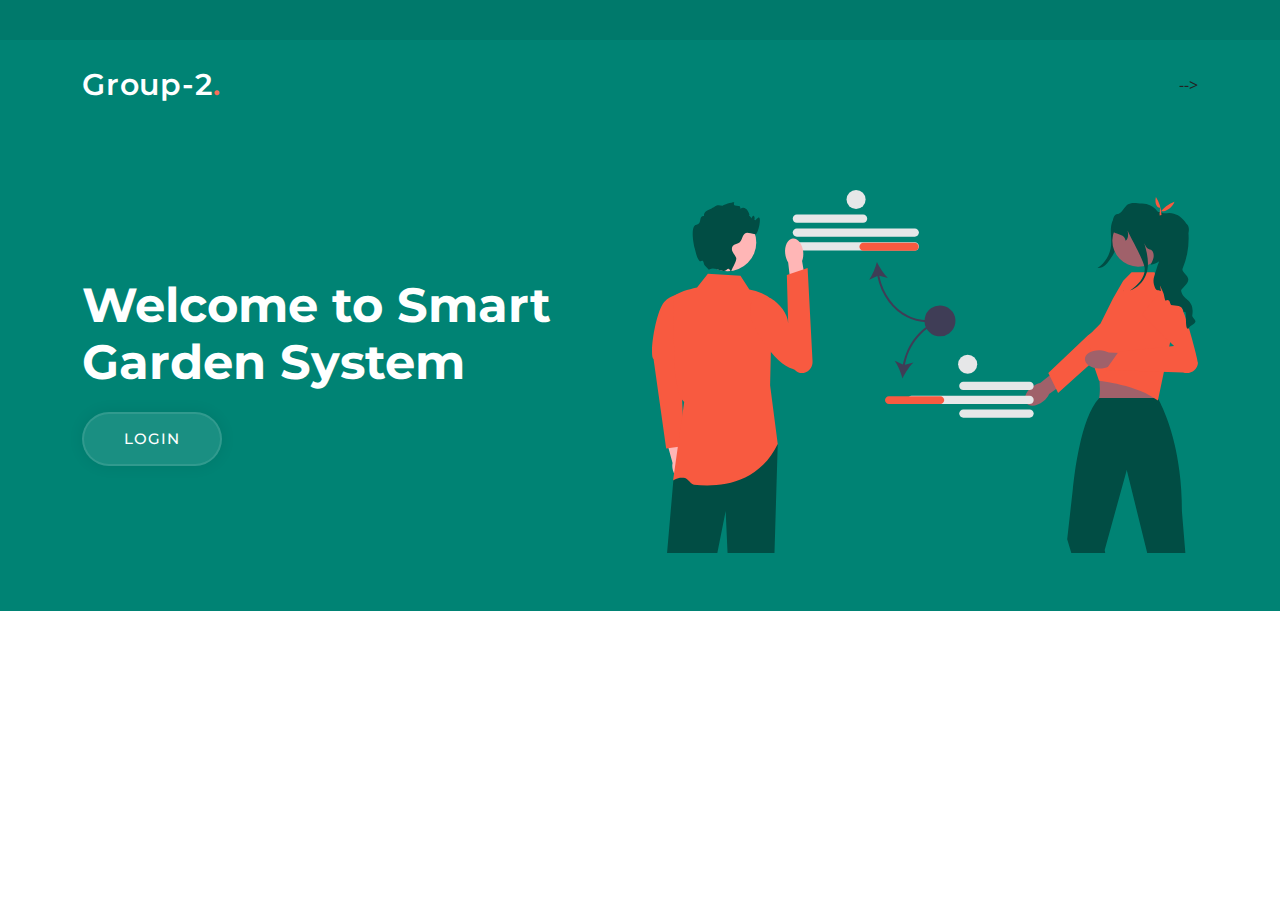
<file: index.html>
<!DOCTYPE html>
<html lang="en">

<head> 
  <meta charset="utf-8">
  <meta content="width=device-width, initial-scale=1.0" name="viewport">

  <title>Smart Garden System</title>  
  <meta content="" name="description">
  <meta content="" name="keywords">

  <!-- Favicons -->
  <link href="assets/img/favicon.png" rel="icon">
  <link href="assets/img/apple-touch-icon.png" rel="apple-touch-icon">

  <!-- Google Fonts -->
  <link rel="preconnect" href="https://fonts.googleapis.com">
  <link rel="preconnect" href="https://fonts.gstatic.com" crossorigin>
  <link href="https://fonts.googleapis.com/css2?family=Open+Sans:ital,wght@0,300;0,400;0,500;0,600;0,700;1,300;1,400;1,600;1,700&family=Montserrat:ital,wght@0,300;0,400;0,500;0,600;0,700;1,300;1,400;1,500;1,600;1,700&family=Raleway:ital,wght@0,300;0,400;0,500;0,600;0,700;1,300;1,400;1,500;1,600;1,700&display=swap" rel="stylesheet">

  <!-- Vendor CSS Files -->
  <link href="assets/vendor/bootstrap/css/bootstrap.min.css" rel="stylesheet">
  <link href="assets/vendor/bootstrap-icons/bootstrap-icons.css" rel="stylesheet">
  <link href="assets/vendor/aos/aos.css" rel="stylesheet">
  <link href="assets/vendor/glightbox/css/glightbox.min.css" rel="stylesheet">
  <link href="assets/vendor/swiper/swiper-bundle.min.css" rel="stylesheet">

  <!-- Template Main CSS File -->
  <link href="assets/css/main.css" rel="stylesheet">

  <!-- =======================================================
  * Template Name: Impact
  * Updated: Sep 18 2023 with Bootstrap v5.3.2
  * Template URL: https://bootstrapmade.com/impact-bootstrap-business-website-template/
  * Author: BootstrapMade.com
  * License: https://bootstrapmade.com/license/
  ======================================================== -->
</head>

<body>

  <!-- ======= Header ======= -->
  <section id="topbar" class="topbar d-flex align-items-center">
    <div class="container d-flex justify-content-center justify-content-md-between">
     
     
    </div>
  </section><!-- End Top Bar -->

  <header id="header" class="header d-flex align-items-center">

    <div class="container-fluid container-xl d-flex align-items-center justify-content-between">
      <a href="index.html" class="logo d-flex align-items-center">
        <!-- Uncomment the line below if you also wish to use an image logo -->
        <!-- <img src="assets/img/logo.png" alt=""> -->
        <h1>Group-2<span>.</span></h1>
      </a>
      <nav id="navbar" class="navbar">
        <ul>
         
         
         <!-- <li><a href="#services">Services</a></li>
          <li><a href="#portfolio">Portfolio</a></li>
          <li><a href="#team">Team</a></li>
          <li><a href="blog.html">Blog</a></li> -->
        <!--  <li class="dropdown"><a href="#"><span>Drop Down</span> <i class="bi bi-chevron-down dropdown-indicator"></i></a>
            <ul>
              <li><a href="#">Drop Down 1</a></li>
              <li class="dropdown"><a href="#"><span>Deep Drop Down</span> <i class="bi bi-chevron-down dropdown-indicator"></i></a>
                <ul>
                  <li><a href="#">Deep Drop Down 1</a></li>
                  <li><a href="#">Deep Drop Down 2</a></li>
                  <li><a href="#">Deep Drop Down 3</a></li>
                  <li><a href="#">Deep Drop Down 4</a></li>
                  <li><a href="#">Deep Drop Down 5</a></li>
                </ul>
              </li>
              <li><a href="#">Drop Down 2</a></li>
              <li><a href="#">Drop Down 3</a></li>
              <li><a href="#">Drop Down 4</a></li>
            </ul>
          </li>
          <li><a href="#contact">Contact</a></li>
        </ul>
      </nav><!-- .navbar -->  -->

      <i class="mobile-nav-toggle mobile-nav-show bi bi-list"></i>
      <i class="mobile-nav-toggle mobile-nav-hide d-none bi bi-x"></i>

    </div>
  </header><!-- End Header -->
  <!-- End Header -->

  <!-- ======= Hero Section ======= -->
  <section id="hero" class="hero">
     <div class="container position-relative">
      <div class="row gy-5" data-aos="fade-in">
        <div class="col-lg-6 order-2 order-lg-1 d-flex flex-column justify-content-center text-center text-lg-start">
          <h2>Welcome to <span>Smart Garden System</span></h2>
       
          <div class="d-flex justify-content-center justify-content-lg-start">
            <a href="IOTlogin.html" class="btn-get-started">LOGIN</a>
            
          </div>
        </div>
<div class="col-lg-6 order-1 order-lg-2">
          <img src="assets/img/hero-img.svg" class="img-fluid" alt="" data-aos="zoom-out" data-aos-delay="100">
        </div>
      </div>
    </div>

    <div class="icon-boxes position-relative">
      <div class="container position-relative">
        <div class="row gy-4 mt-5">

         

        </div>
      </div>
    </div>

    </div>
  </section>
  <!-- End Hero Section -->

  <main id="main">

  

  
    
  <a href="#" class="scroll-top d-flex align-items-center justify-content-center"><i class="bi bi-arrow-up-short"></i></a>

  <div id="preloader"></div>

  <!-- Vendor JS Files -->
  <script src="assets/vendor/bootstrap/js/bootstrap.bundle.min.js"></script>
  <script src="assets/vendor/aos/aos.js"></script>
  <script src="assets/vendor/glightbox/js/glightbox.min.js"></script>
  <script src="assets/vendor/purecounter/purecounter_vanilla.js"></script>
  <script src="assets/vendor/swiper/swiper-bundle.min.js"></script>
  <script src="assets/vendor/isotope-layout/isotope.pkgd.min.js"></script>
  <script src="assets/vendor/php-email-form/validate.js"></script>

  <!-- Template Main JS File -->
  <script src="assets/js/main.js"></script>

</body>

</html>
</file>
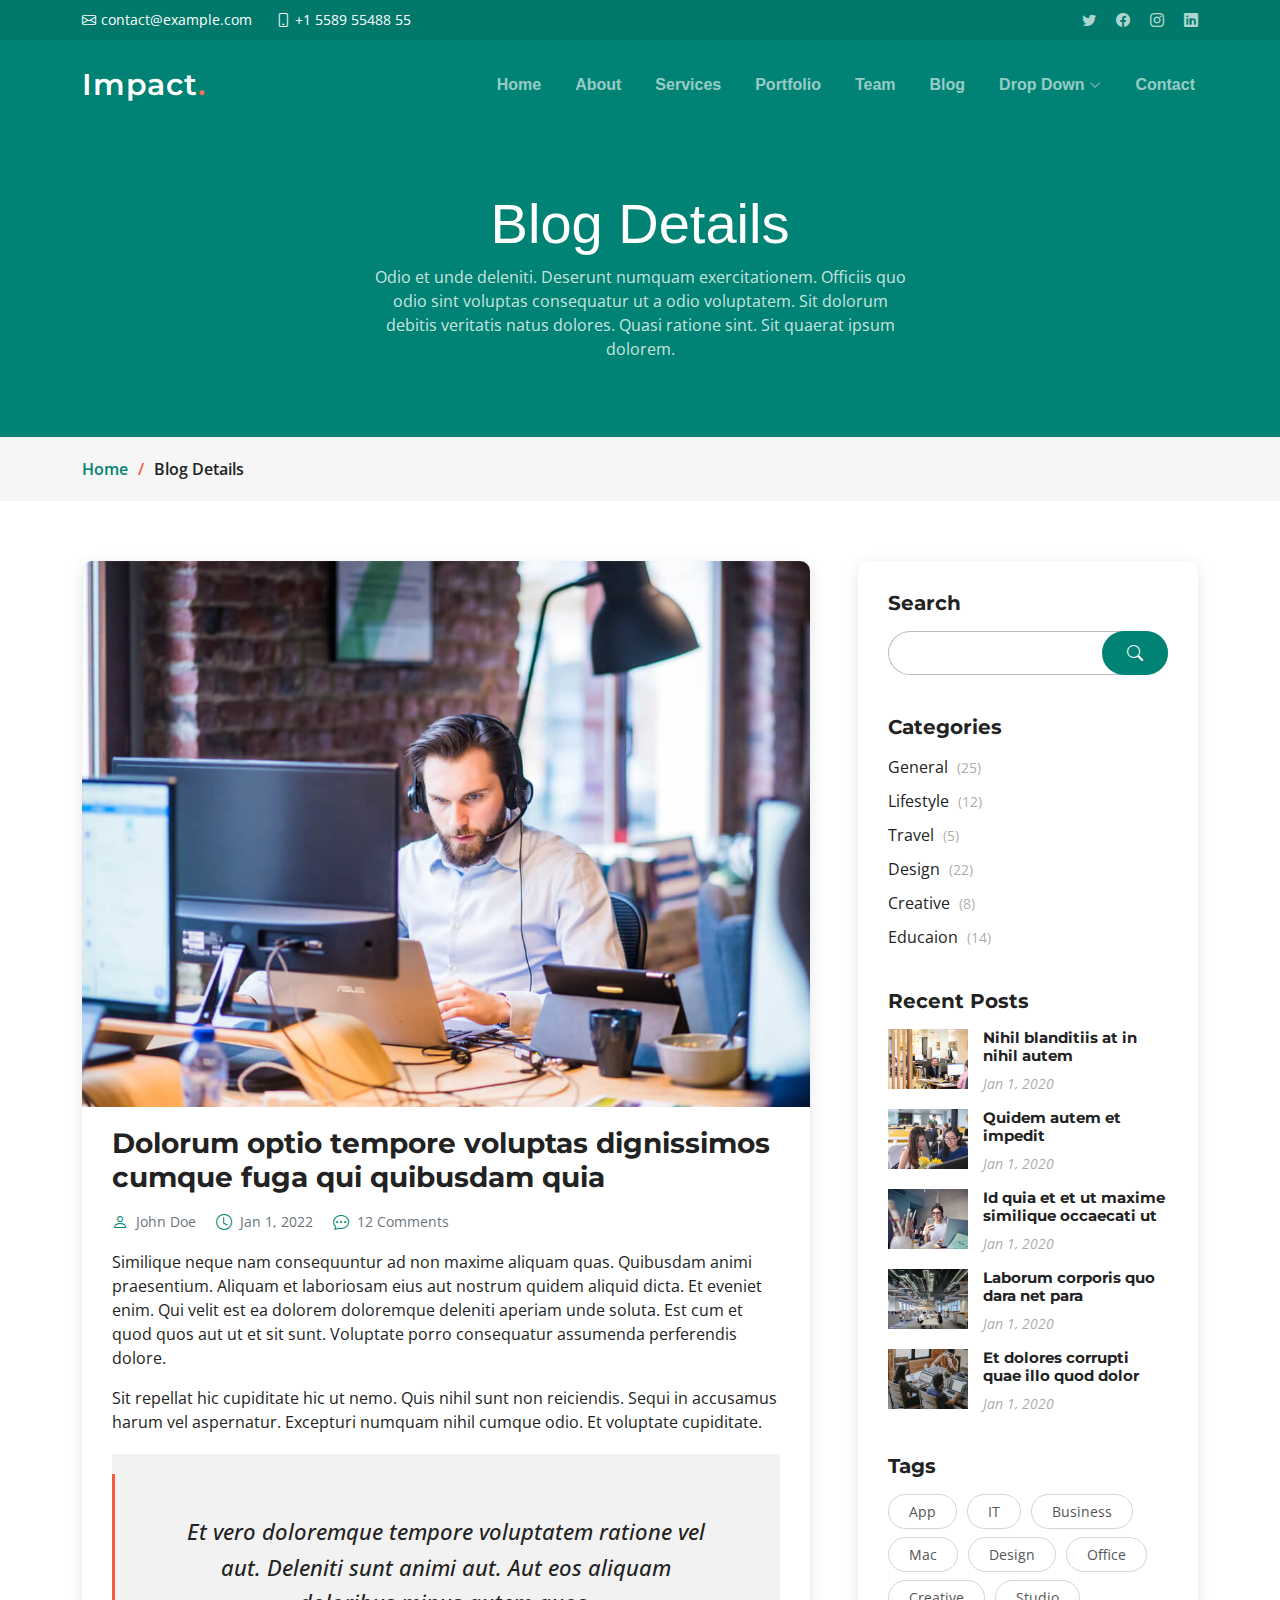
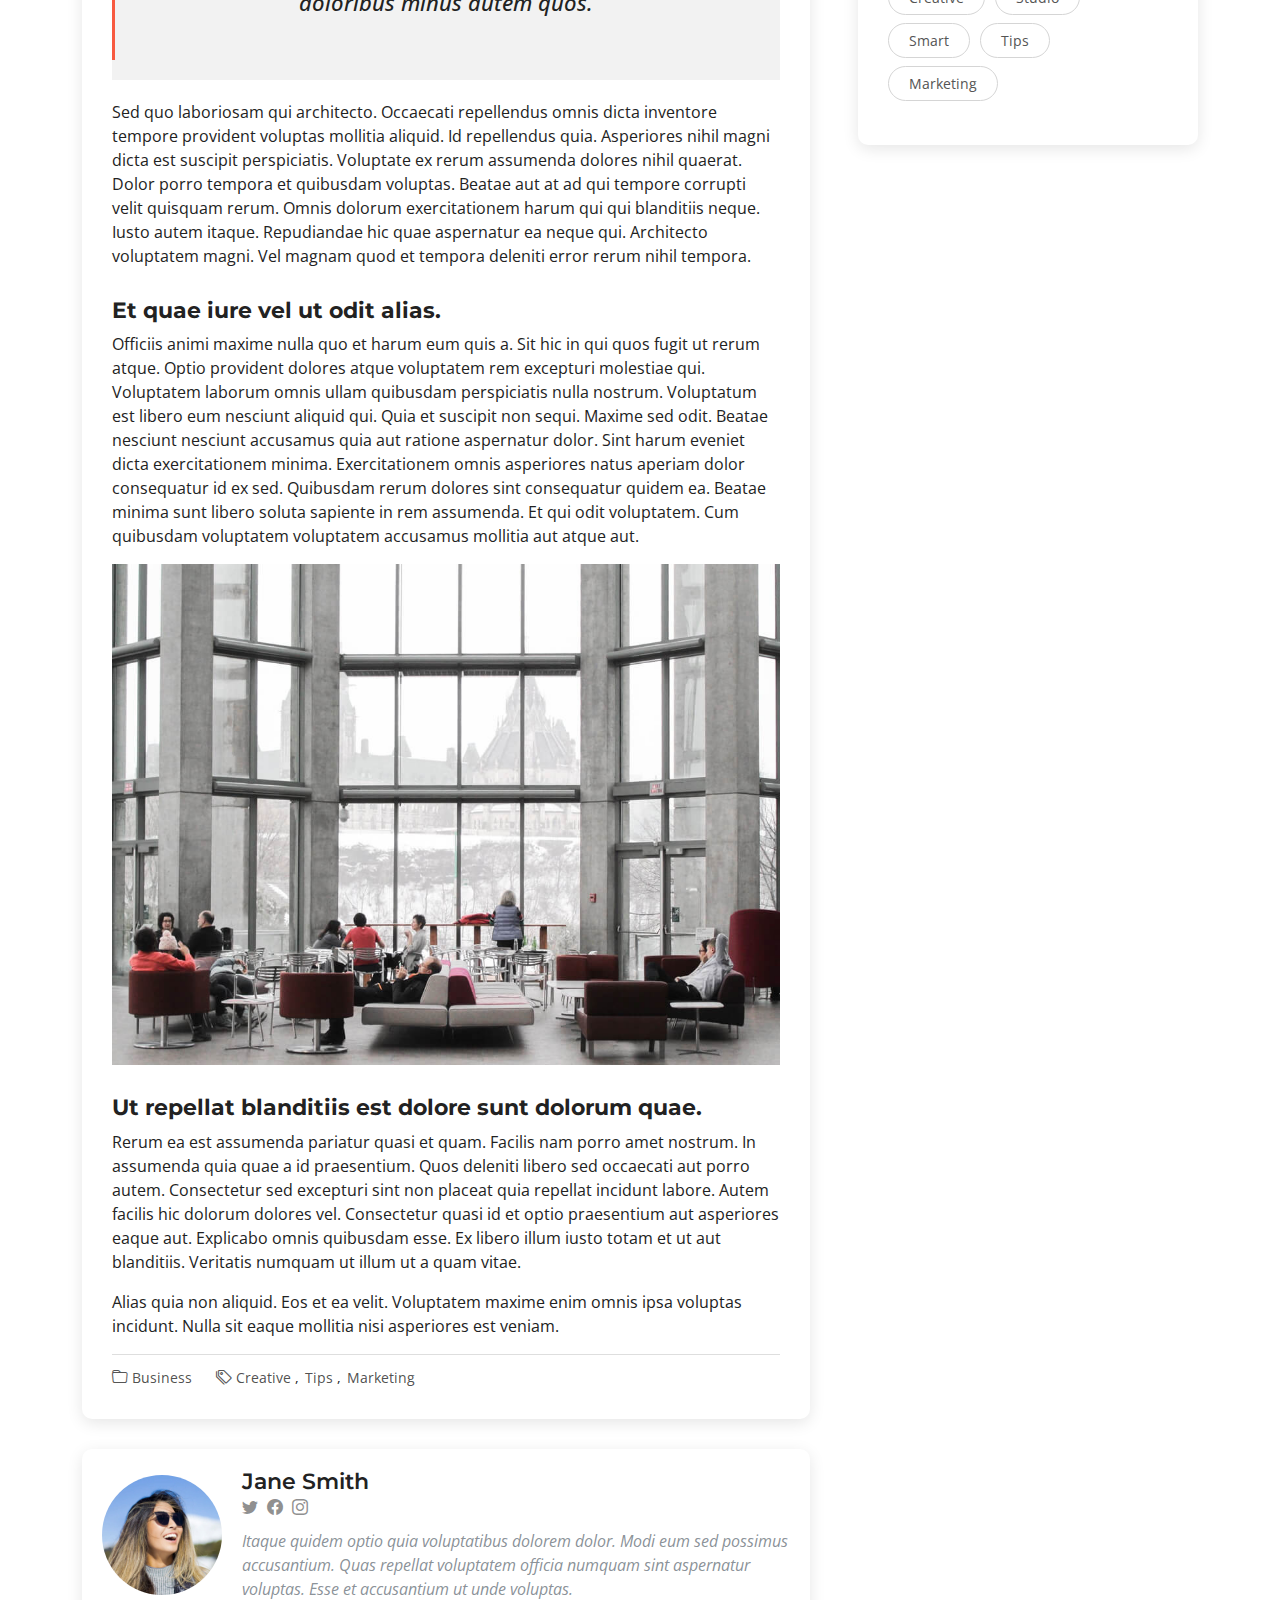
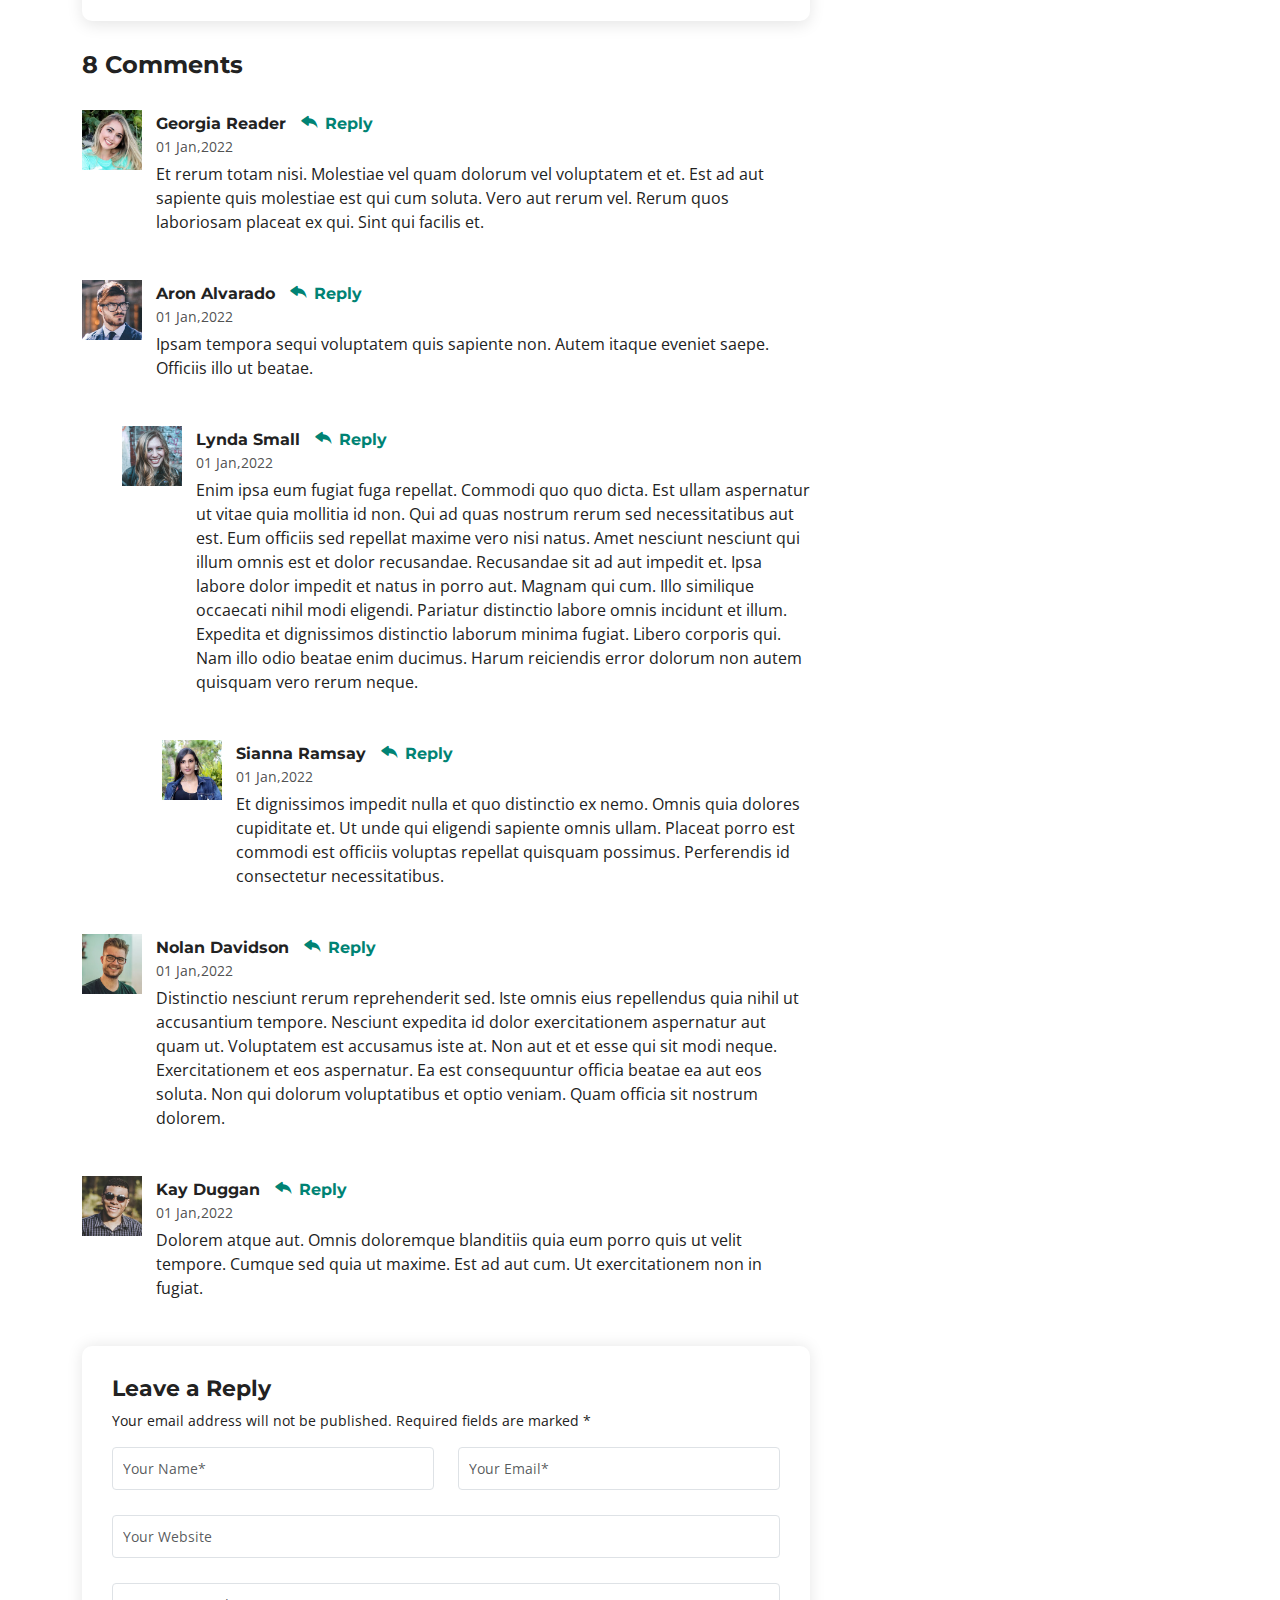
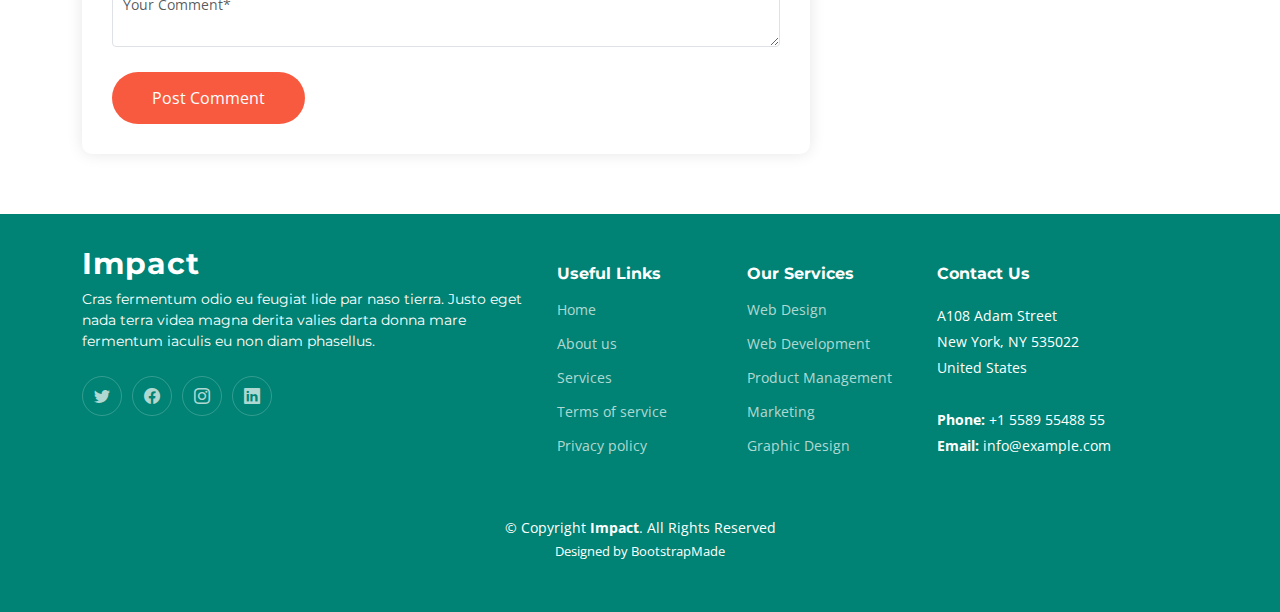
<file: blog-details.html>
<!DOCTYPE html>
<html lang="en">

<head>
  <meta charset="utf-8">
  <meta content="width=device-width, initial-scale=1.0" name="viewport">

  <title>Impact Bootstrap Template - Blog Details</title>
  <meta content="" name="description">
  <meta content="" name="keywords">

  <!-- Favicons -->
  <link href="assets/img/favicon.png" rel="icon">
  <link href="assets/img/apple-touch-icon.png" rel="apple-touch-icon">

  <!-- Google Fonts -->
  <link rel="preconnect" href="https://fonts.googleapis.com">
  <link rel="preconnect" href="https://fonts.gstatic.com" crossorigin>
  <link href="https://fonts.googleapis.com/css2?family=Open+Sans:ital,wght@0,300;0,400;0,500;0,600;0,700;1,300;1,400;1,600;1,700&family=Montserrat:ital,wght@0,300;0,400;0,500;0,600;0,700;1,300;1,400;1,500;1,600;1,700&family=Raleway:ital,wght@0,300;0,400;0,500;0,600;0,700;1,300;1,400;1,500;1,600;1,700&display=swap" rel="stylesheet">

  <!-- Vendor CSS Files -->
  <link href="assets/vendor/bootstrap/css/bootstrap.min.css" rel="stylesheet">
  <link href="assets/vendor/bootstrap-icons/bootstrap-icons.css" rel="stylesheet">
  <link href="assets/vendor/aos/aos.css" rel="stylesheet">
  <link href="assets/vendor/glightbox/css/glightbox.min.css" rel="stylesheet">
  <link href="assets/vendor/swiper/swiper-bundle.min.css" rel="stylesheet">

  <!-- Template Main CSS File -->
  <link href="assets/css/main.css" rel="stylesheet">

  <!-- =======================================================
  * Template Name: Impact
  * Updated: Sep 18 2023 with Bootstrap v5.3.2
  * Template URL: https://bootstrapmade.com/impact-bootstrap-business-website-template/
  * Author: BootstrapMade.com
  * License: https://bootstrapmade.com/license/
  ======================================================== -->
</head>

<body>

  <!-- ======= Header ======= -->
  <section id="topbar" class="topbar d-flex align-items-center">
    <div class="container d-flex justify-content-center justify-content-md-between">
      <div class="contact-info d-flex align-items-center">
        <i class="bi bi-envelope d-flex align-items-center"><a href="mailto:contact@example.com">contact@example.com</a></i>
        <i class="bi bi-phone d-flex align-items-center ms-4"><span>+1 5589 55488 55</span></i>
      </div>
      <div class="social-links d-none d-md-flex align-items-center">
        <a href="#" class="twitter"><i class="bi bi-twitter"></i></a>
        <a href="#" class="facebook"><i class="bi bi-facebook"></i></a>
        <a href="#" class="instagram"><i class="bi bi-instagram"></i></a>
        <a href="#" class="linkedin"><i class="bi bi-linkedin"></i></i></a>
      </div>
    </div>
  </section><!-- End Top Bar -->

  <header id="header" class="header d-flex align-items-center">

    <div class="container-fluid container-xl d-flex align-items-center justify-content-between">
      <a href="index.html" class="logo d-flex align-items-center">
        <!-- Uncomment the line below if you also wish to use an image logo -->
        <!-- <img src="assets/img/logo.png" alt=""> -->
        <h1>Impact<span>.</span></h1>
      </a>
      <nav id="navbar" class="navbar">
        <ul>
          <li><a href="#hero">Home</a></li>
          <li><a href="#about">About</a></li>
          <li><a href="#services">Services</a></li>
          <li><a href="#portfolio">Portfolio</a></li>
          <li><a href="#team">Team</a></li>
          <li><a href="blog.html">Blog</a></li>
          <li class="dropdown"><a href="#"><span>Drop Down</span> <i class="bi bi-chevron-down dropdown-indicator"></i></a>
            <ul>
              <li><a href="#">Drop Down 1</a></li>
              <li class="dropdown"><a href="#"><span>Deep Drop Down</span> <i class="bi bi-chevron-down dropdown-indicator"></i></a>
                <ul>
                  <li><a href="#">Deep Drop Down 1</a></li>
                  <li><a href="#">Deep Drop Down 2</a></li>
                  <li><a href="#">Deep Drop Down 3</a></li>
                  <li><a href="#">Deep Drop Down 4</a></li>
                  <li><a href="#">Deep Drop Down 5</a></li>
                </ul>
              </li>
              <li><a href="#">Drop Down 2</a></li>
              <li><a href="#">Drop Down 3</a></li>
              <li><a href="#">Drop Down 4</a></li>
            </ul>
          </li>
          <li><a href="#contact">Contact</a></li>
        </ul>
      </nav><!-- .navbar -->

      <i class="mobile-nav-toggle mobile-nav-show bi bi-list"></i>
      <i class="mobile-nav-toggle mobile-nav-hide d-none bi bi-x"></i>

    </div>
  </header><!-- End Header -->
  <!-- End Header -->

  <main id="main">

    <!-- ======= Breadcrumbs ======= -->
    <div class="breadcrumbs">
      <div class="page-header d-flex align-items-center" style="background-image: url('');">
        <div class="container position-relative">
          <div class="row d-flex justify-content-center">
            <div class="col-lg-6 text-center">
              <h2>Blog Details</h2>
              <p>Odio et unde deleniti. Deserunt numquam exercitationem. Officiis quo odio sint voluptas consequatur ut a odio voluptatem. Sit dolorum debitis veritatis natus dolores. Quasi ratione sint. Sit quaerat ipsum dolorem.</p>
            </div>
          </div>
        </div>
      </div>
      <nav>
        <div class="container">
          <ol>
            <li><a href="index.html">Home</a></li>
            <li>Blog Details</li>
          </ol>
        </div>
      </nav>
    </div><!-- End Breadcrumbs -->

    <!-- ======= Blog Details Section ======= -->
    <section id="blog" class="blog">
      <div class="container" data-aos="fade-up">

        <div class="row g-5">

          <div class="col-lg-8">

            <article class="blog-details">

              <div class="post-img">
                <img src="assets/img/blog/blog-1.jpg" alt="" class="img-fluid">
              </div>

              <h2 class="title">Dolorum optio tempore voluptas dignissimos cumque fuga qui quibusdam quia</h2>

              <div class="meta-top">
                <ul>
                  <li class="d-flex align-items-center"><i class="bi bi-person"></i> <a href="blog-details.html">John Doe</a></li>
                  <li class="d-flex align-items-center"><i class="bi bi-clock"></i> <a href="blog-details.html"><time datetime="2020-01-01">Jan 1, 2022</time></a></li>
                  <li class="d-flex align-items-center"><i class="bi bi-chat-dots"></i> <a href="blog-details.html">12 Comments</a></li>
                </ul>
              </div><!-- End meta top -->

              <div class="content">
                <p>
                  Similique neque nam consequuntur ad non maxime aliquam quas. Quibusdam animi praesentium. Aliquam et laboriosam eius aut nostrum quidem aliquid dicta.
                  Et eveniet enim. Qui velit est ea dolorem doloremque deleniti aperiam unde soluta. Est cum et quod quos aut ut et sit sunt. Voluptate porro consequatur assumenda perferendis dolore.
                </p>

                <p>
                  Sit repellat hic cupiditate hic ut nemo. Quis nihil sunt non reiciendis. Sequi in accusamus harum vel aspernatur. Excepturi numquam nihil cumque odio. Et voluptate cupiditate.
                </p>

                <blockquote>
                  <p>
                    Et vero doloremque tempore voluptatem ratione vel aut. Deleniti sunt animi aut. Aut eos aliquam doloribus minus autem quos.
                  </p>
                </blockquote>

                <p>
                  Sed quo laboriosam qui architecto. Occaecati repellendus omnis dicta inventore tempore provident voluptas mollitia aliquid. Id repellendus quia. Asperiores nihil magni dicta est suscipit perspiciatis. Voluptate ex rerum assumenda dolores nihil quaerat.
                  Dolor porro tempora et quibusdam voluptas. Beatae aut at ad qui tempore corrupti velit quisquam rerum. Omnis dolorum exercitationem harum qui qui blanditiis neque.
                  Iusto autem itaque. Repudiandae hic quae aspernatur ea neque qui. Architecto voluptatem magni. Vel magnam quod et tempora deleniti error rerum nihil tempora.
                </p>

                <h3>Et quae iure vel ut odit alias.</h3>
                <p>
                  Officiis animi maxime nulla quo et harum eum quis a. Sit hic in qui quos fugit ut rerum atque. Optio provident dolores atque voluptatem rem excepturi molestiae qui. Voluptatem laborum omnis ullam quibusdam perspiciatis nulla nostrum. Voluptatum est libero eum nesciunt aliquid qui.
                  Quia et suscipit non sequi. Maxime sed odit. Beatae nesciunt nesciunt accusamus quia aut ratione aspernatur dolor. Sint harum eveniet dicta exercitationem minima. Exercitationem omnis asperiores natus aperiam dolor consequatur id ex sed. Quibusdam rerum dolores sint consequatur quidem ea.
                  Beatae minima sunt libero soluta sapiente in rem assumenda. Et qui odit voluptatem. Cum quibusdam voluptatem voluptatem accusamus mollitia aut atque aut.
                </p>
                <img src="assets/img/blog/blog-inside-post.jpg" class="img-fluid" alt="">

                <h3>Ut repellat blanditiis est dolore sunt dolorum quae.</h3>
                <p>
                  Rerum ea est assumenda pariatur quasi et quam. Facilis nam porro amet nostrum. In assumenda quia quae a id praesentium. Quos deleniti libero sed occaecati aut porro autem. Consectetur sed excepturi sint non placeat quia repellat incidunt labore. Autem facilis hic dolorum dolores vel.
                  Consectetur quasi id et optio praesentium aut asperiores eaque aut. Explicabo omnis quibusdam esse. Ex libero illum iusto totam et ut aut blanditiis. Veritatis numquam ut illum ut a quam vitae.
                </p>
                <p>
                  Alias quia non aliquid. Eos et ea velit. Voluptatem maxime enim omnis ipsa voluptas incidunt. Nulla sit eaque mollitia nisi asperiores est veniam.
                </p>

              </div><!-- End post content -->

              <div class="meta-bottom">
                <i class="bi bi-folder"></i>
                <ul class="cats">
                  <li><a href="#">Business</a></li>
                </ul>

                <i class="bi bi-tags"></i>
                <ul class="tags">
                  <li><a href="#">Creative</a></li>
                  <li><a href="#">Tips</a></li>
                  <li><a href="#">Marketing</a></li>
                </ul>
              </div><!-- End meta bottom -->

            </article><!-- End blog post -->

            <div class="post-author d-flex align-items-center">
              <img src="assets/img/blog/blog-author.jpg" class="rounded-circle flex-shrink-0" alt="">
              <div>
                <h4>Jane Smith</h4>
                <div class="social-links">
                  <a href="https://twitters.com/#"><i class="bi bi-twitter"></i></a>
                  <a href="https://facebook.com/#"><i class="bi bi-facebook"></i></a>
                  <a href="https://instagram.com/#"><i class="biu bi-instagram"></i></a>
                </div>
                <p>
                  Itaque quidem optio quia voluptatibus dolorem dolor. Modi eum sed possimus accusantium. Quas repellat voluptatem officia numquam sint aspernatur voluptas. Esse et accusantium ut unde voluptas.
                </p>
              </div>
            </div><!-- End post author -->

            <div class="comments">

              <h4 class="comments-count">8 Comments</h4>

              <div id="comment-1" class="comment">
                <div class="d-flex">
                  <div class="comment-img"><img src="assets/img/blog/comments-1.jpg" alt=""></div>
                  <div>
                    <h5><a href="">Georgia Reader</a> <a href="#" class="reply"><i class="bi bi-reply-fill"></i> Reply</a></h5>
                    <time datetime="2020-01-01">01 Jan,2022</time>
                    <p>
                      Et rerum totam nisi. Molestiae vel quam dolorum vel voluptatem et et. Est ad aut sapiente quis molestiae est qui cum soluta.
                      Vero aut rerum vel. Rerum quos laboriosam placeat ex qui. Sint qui facilis et.
                    </p>
                  </div>
                </div>
              </div><!-- End comment #1 -->

              <div id="comment-2" class="comment">
                <div class="d-flex">
                  <div class="comment-img"><img src="assets/img/blog/comments-2.jpg" alt=""></div>
                  <div>
                    <h5><a href="">Aron Alvarado</a> <a href="#" class="reply"><i class="bi bi-reply-fill"></i> Reply</a></h5>
                    <time datetime="2020-01-01">01 Jan,2022</time>
                    <p>
                      Ipsam tempora sequi voluptatem quis sapiente non. Autem itaque eveniet saepe. Officiis illo ut beatae.
                    </p>
                  </div>
                </div>

                <div id="comment-reply-1" class="comment comment-reply">
                  <div class="d-flex">
                    <div class="comment-img"><img src="assets/img/blog/comments-3.jpg" alt=""></div>
                    <div>
                      <h5><a href="">Lynda Small</a> <a href="#" class="reply"><i class="bi bi-reply-fill"></i> Reply</a></h5>
                      <time datetime="2020-01-01">01 Jan,2022</time>
                      <p>
                        Enim ipsa eum fugiat fuga repellat. Commodi quo quo dicta. Est ullam aspernatur ut vitae quia mollitia id non. Qui ad quas nostrum rerum sed necessitatibus aut est. Eum officiis sed repellat maxime vero nisi natus. Amet nesciunt nesciunt qui illum omnis est et dolor recusandae.

                        Recusandae sit ad aut impedit et. Ipsa labore dolor impedit et natus in porro aut. Magnam qui cum. Illo similique occaecati nihil modi eligendi. Pariatur distinctio labore omnis incidunt et illum. Expedita et dignissimos distinctio laborum minima fugiat.

                        Libero corporis qui. Nam illo odio beatae enim ducimus. Harum reiciendis error dolorum non autem quisquam vero rerum neque.
                      </p>
                    </div>
                  </div>

                  <div id="comment-reply-2" class="comment comment-reply">
                    <div class="d-flex">
                      <div class="comment-img"><img src="assets/img/blog/comments-4.jpg" alt=""></div>
                      <div>
                        <h5><a href="">Sianna Ramsay</a> <a href="#" class="reply"><i class="bi bi-reply-fill"></i> Reply</a></h5>
                        <time datetime="2020-01-01">01 Jan,2022</time>
                        <p>
                          Et dignissimos impedit nulla et quo distinctio ex nemo. Omnis quia dolores cupiditate et. Ut unde qui eligendi sapiente omnis ullam. Placeat porro est commodi est officiis voluptas repellat quisquam possimus. Perferendis id consectetur necessitatibus.
                        </p>
                      </div>
                    </div>

                  </div><!-- End comment reply #2-->

                </div><!-- End comment reply #1-->

              </div><!-- End comment #2-->

              <div id="comment-3" class="comment">
                <div class="d-flex">
                  <div class="comment-img"><img src="assets/img/blog/comments-5.jpg" alt=""></div>
                  <div>
                    <h5><a href="">Nolan Davidson</a> <a href="#" class="reply"><i class="bi bi-reply-fill"></i> Reply</a></h5>
                    <time datetime="2020-01-01">01 Jan,2022</time>
                    <p>
                      Distinctio nesciunt rerum reprehenderit sed. Iste omnis eius repellendus quia nihil ut accusantium tempore. Nesciunt expedita id dolor exercitationem aspernatur aut quam ut. Voluptatem est accusamus iste at.
                      Non aut et et esse qui sit modi neque. Exercitationem et eos aspernatur. Ea est consequuntur officia beatae ea aut eos soluta. Non qui dolorum voluptatibus et optio veniam. Quam officia sit nostrum dolorem.
                    </p>
                  </div>
                </div>

              </div><!-- End comment #3 -->

              <div id="comment-4" class="comment">
                <div class="d-flex">
                  <div class="comment-img"><img src="assets/img/blog/comments-6.jpg" alt=""></div>
                  <div>
                    <h5><a href="">Kay Duggan</a> <a href="#" class="reply"><i class="bi bi-reply-fill"></i> Reply</a></h5>
                    <time datetime="2020-01-01">01 Jan,2022</time>
                    <p>
                      Dolorem atque aut. Omnis doloremque blanditiis quia eum porro quis ut velit tempore. Cumque sed quia ut maxime. Est ad aut cum. Ut exercitationem non in fugiat.
                    </p>
                  </div>
                </div>

              </div><!-- End comment #4 -->

              <div class="reply-form">

                <h4>Leave a Reply</h4>
                <p>Your email address will not be published. Required fields are marked * </p>
                <form action="">
                  <div class="row">
                    <div class="col-md-6 form-group">
                      <input name="name" type="text" class="form-control" placeholder="Your Name*">
                    </div>
                    <div class="col-md-6 form-group">
                      <input name="email" type="text" class="form-control" placeholder="Your Email*">
                    </div>
                  </div>
                  <div class="row">
                    <div class="col form-group">
                      <input name="website" type="text" class="form-control" placeholder="Your Website">
                    </div>
                  </div>
                  <div class="row">
                    <div class="col form-group">
                      <textarea name="comment" class="form-control" placeholder="Your Comment*"></textarea>
                    </div>
                  </div>
                  <button type="submit" class="btn btn-primary">Post Comment</button>

                </form>

              </div>

            </div><!-- End blog comments -->

          </div>

          <div class="col-lg-4">

            <div class="sidebar">

              <div class="sidebar-item search-form">
                <h3 class="sidebar-title">Search</h3>
                <form action="" class="mt-3">
                  <input type="text">
                  <button type="submit"><i class="bi bi-search"></i></button>
                </form>
              </div><!-- End sidebar search formn-->

              <div class="sidebar-item categories">
                <h3 class="sidebar-title">Categories</h3>
                <ul class="mt-3">
                  <li><a href="#">General <span>(25)</span></a></li>
                  <li><a href="#">Lifestyle <span>(12)</span></a></li>
                  <li><a href="#">Travel <span>(5)</span></a></li>
                  <li><a href="#">Design <span>(22)</span></a></li>
                  <li><a href="#">Creative <span>(8)</span></a></li>
                  <li><a href="#">Educaion <span>(14)</span></a></li>
                </ul>
              </div><!-- End sidebar categories-->

              <div class="sidebar-item recent-posts">
                <h3 class="sidebar-title">Recent Posts</h3>

                <div class="mt-3">

                  <div class="post-item mt-3">
                    <img src="assets/img/blog/blog-recent-1.jpg" alt="">
                    <div>
                      <h4><a href="blog-details.html">Nihil blanditiis at in nihil autem</a></h4>
                      <time datetime="2020-01-01">Jan 1, 2020</time>
                    </div>
                  </div><!-- End recent post item-->

                  <div class="post-item">
                    <img src="assets/img/blog/blog-recent-2.jpg" alt="">
                    <div>
                      <h4><a href="blog-details.html">Quidem autem et impedit</a></h4>
                      <time datetime="2020-01-01">Jan 1, 2020</time>
                    </div>
                  </div><!-- End recent post item-->

                  <div class="post-item">
                    <img src="assets/img/blog/blog-recent-3.jpg" alt="">
                    <div>
                      <h4><a href="blog-details.html">Id quia et et ut maxime similique occaecati ut</a></h4>
                      <time datetime="2020-01-01">Jan 1, 2020</time>
                    </div>
                  </div><!-- End recent post item-->

                  <div class="post-item">
                    <img src="assets/img/blog/blog-recent-4.jpg" alt="">
                    <div>
                      <h4><a href="blog-details.html">Laborum corporis quo dara net para</a></h4>
                      <time datetime="2020-01-01">Jan 1, 2020</time>
                    </div>
                  </div><!-- End recent post item-->

                  <div class="post-item">
                    <img src="assets/img/blog/blog-recent-5.jpg" alt="">
                    <div>
                      <h4><a href="blog-details.html">Et dolores corrupti quae illo quod dolor</a></h4>
                      <time datetime="2020-01-01">Jan 1, 2020</time>
                    </div>
                  </div><!-- End recent post item-->

                </div>

              </div><!-- End sidebar recent posts-->

              <div class="sidebar-item tags">
                <h3 class="sidebar-title">Tags</h3>
                <ul class="mt-3">
                  <li><a href="#">App</a></li>
                  <li><a href="#">IT</a></li>
                  <li><a href="#">Business</a></li>
                  <li><a href="#">Mac</a></li>
                  <li><a href="#">Design</a></li>
                  <li><a href="#">Office</a></li>
                  <li><a href="#">Creative</a></li>
                  <li><a href="#">Studio</a></li>
                  <li><a href="#">Smart</a></li>
                  <li><a href="#">Tips</a></li>
                  <li><a href="#">Marketing</a></li>
                </ul>
              </div><!-- End sidebar tags-->

            </div><!-- End Blog Sidebar -->

          </div>
        </div>

      </div>
    </section><!-- End Blog Details Section -->

  </main><!-- End #main -->

  <!-- ======= Footer ======= -->
  <footer id="footer" class="footer">

    <div class="container">
      <div class="row gy-4">
        <div class="col-lg-5 col-md-12 footer-info">
          <a href="index.html" class="logo d-flex align-items-center">
            <span>Impact</span>
          </a>
          <p>Cras fermentum odio eu feugiat lide par naso tierra. Justo eget nada terra videa magna derita valies darta donna mare fermentum iaculis eu non diam phasellus.</p>
          <div class="social-links d-flex mt-4">
            <a href="#" class="twitter"><i class="bi bi-twitter"></i></a>
            <a href="#" class="facebook"><i class="bi bi-facebook"></i></a>
            <a href="#" class="instagram"><i class="bi bi-instagram"></i></a>
            <a href="#" class="linkedin"><i class="bi bi-linkedin"></i></a>
          </div>
        </div>

        <div class="col-lg-2 col-6 footer-links">
          <h4>Useful Links</h4>
          <ul>
            <li><a href="#">Home</a></li>
            <li><a href="#">About us</a></li>
            <li><a href="#">Services</a></li>
            <li><a href="#">Terms of service</a></li>
            <li><a href="#">Privacy policy</a></li>
          </ul>
        </div>

        <div class="col-lg-2 col-6 footer-links">
          <h4>Our Services</h4>
          <ul>
            <li><a href="#">Web Design</a></li>
            <li><a href="#">Web Development</a></li>
            <li><a href="#">Product Management</a></li>
            <li><a href="#">Marketing</a></li>
            <li><a href="#">Graphic Design</a></li>
          </ul>
        </div>

        <div class="col-lg-3 col-md-12 footer-contact text-center text-md-start">
          <h4>Contact Us</h4>
          <p>
            A108 Adam Street <br>
            New York, NY 535022<br>
            United States <br><br>
            <strong>Phone:</strong> +1 5589 55488 55<br>
            <strong>Email:</strong> info@example.com<br>
          </p>

        </div>

      </div>
    </div>

    <div class="container mt-4">
      <div class="copyright">
        &copy; Copyright <strong><span>Impact</span></strong>. All Rights Reserved
      </div>
      <div class="credits">
        <!-- All the links in the footer should remain intact. -->
        <!-- You can delete the links only if you purchased the pro version. -->
        <!-- Licensing information: https://bootstrapmade.com/license/ -->
        <!-- Purchase the pro version with working PHP/AJAX contact form: https://bootstrapmade.com/impact-bootstrap-business-website-template/ -->
        Designed by <a href="https://bootstrapmade.com/">BootstrapMade</a>
      </div>
    </div>

  </footer><!-- End Footer -->
  <!-- End Footer -->

  <a href="#" class="scroll-top d-flex align-items-center justify-content-center"><i class="bi bi-arrow-up-short"></i></a>

  <div id="preloader"></div>

  <!-- Vendor JS Files -->
  <script src="assets/vendor/bootstrap/js/bootstrap.bundle.min.js"></script>
  <script src="assets/vendor/aos/aos.js"></script>
  <script src="assets/vendor/glightbox/js/glightbox.min.js"></script>
  <script src="assets/vendor/purecounter/purecounter_vanilla.js"></script>
  <script src="assets/vendor/swiper/swiper-bundle.min.js"></script>
  <script src="assets/vendor/isotope-layout/isotope.pkgd.min.js"></script>
  <script src="assets/vendor/php-email-form/validate.js"></script>

  <!-- Template Main JS File -->
  <script src="assets/js/main.js"></script>

</body>

</html>
</file>
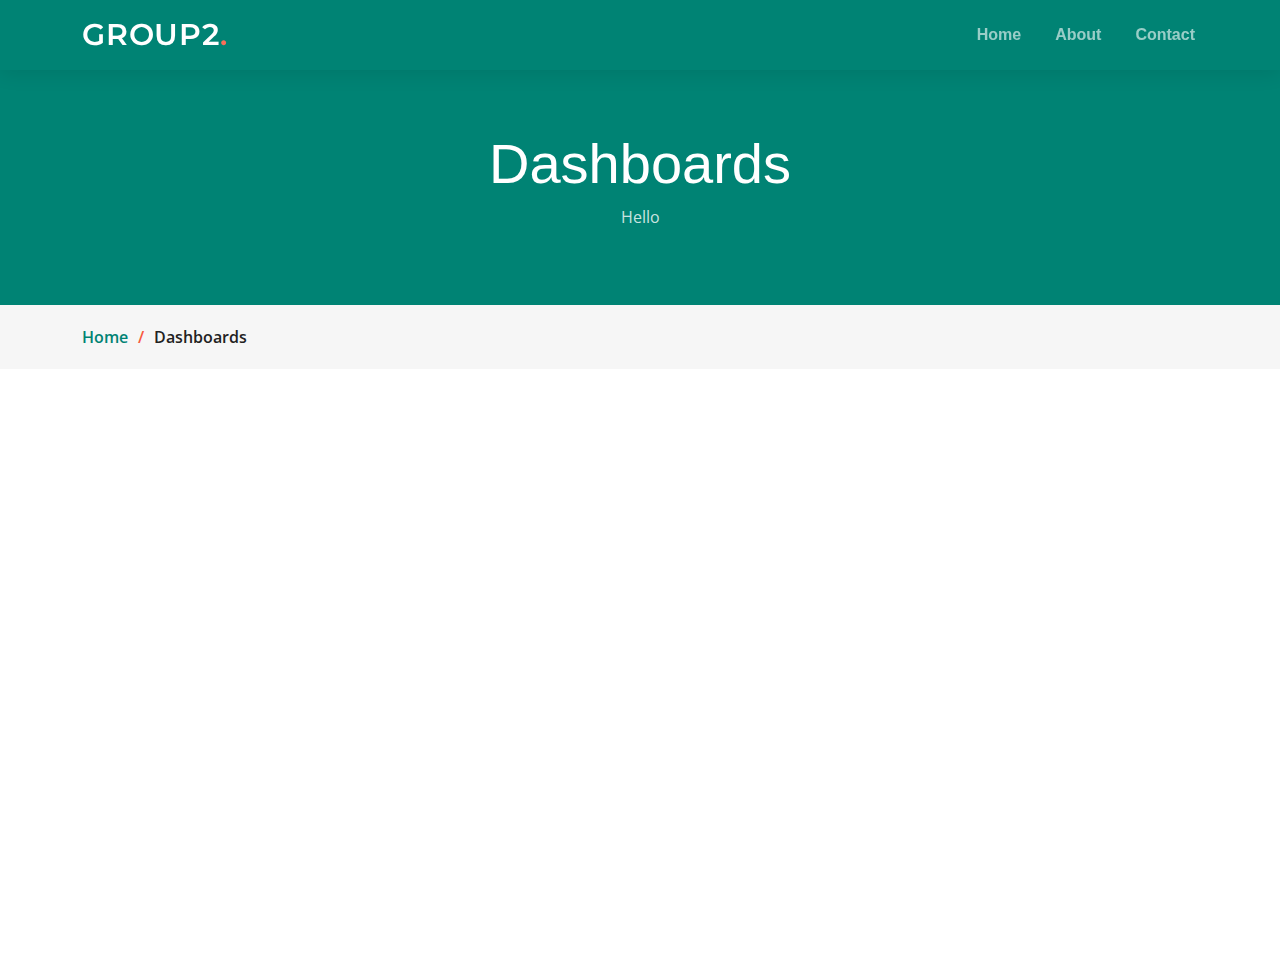
<file: blog.html>
<!DOCTYPE html>
<html lang="en">

<head>
  <meta charset="utf-8">
  <meta content="width=device-width, initial-scale=1.0" name="viewport">

  <title>IOTCP</title>
  <meta content="" name="description">
  <meta content="" name="keywords">

  <!-- Favicons -->
  <link href="assets/img/favicon.png" rel="icon">
  <link href="assets/img/apple-touch-icon.png" rel="apple-touch-icon">

  <!-- Google Fonts -->
  <link rel="preconnect" href="https://fonts.googleapis.com">
  <link rel="preconnect" href="https://fonts.gstatic.com" crossorigin>
  <link href="https://fonts.googleapis.com/css2?family=Open+Sans:ital,wght@0,300;0,400;0,500;0,600;0,700;1,300;1,400;1,600;1,700&family=Montserrat:ital,wght@0,300;0,400;0,500;0,600;0,700;1,300;1,400;1,500;1,600;1,700&family=Raleway:ital,wght@0,300;0,400;0,500;0,600;0,700;1,300;1,400;1,500;1,600;1,700&display=swap" rel="stylesheet">

  <!-- Vendor CSS Files -->
  <link href="assets/vendor/bootstrap/css/bootstrap.min.css" rel="stylesheet">
  <link href="assets/vendor/bootstrap-icons/bootstrap-icons.css" rel="stylesheet">
  <link href="assets/vendor/aos/aos.css" rel="stylesheet">
  <link href="assets/vendor/glightbox/css/glightbox.min.css" rel="stylesheet">
  <link href="assets/vendor/swiper/swiper-bundle.min.css" rel="stylesheet">

  <!-- Template Main CSS File -->
  <link href="assets/css/main.css" rel="stylesheet">

  <!-- =======================================================
  * Template Name: Impact
  * Updated: Sep 18 2023 with Bootstrap v5.3.2
  * Template URL: https://bootstrapmade.com/impact-bootstrap-business-website-template/
  * Author: BootstrapMade.com
  * License: https://bootstrapmade.com/license/
  ======================================================== -->
</head>

<body>

  <!-- ======= Header ======= -->
  
  </section><!-- End Top Bar -->

  <header id="header" class="header d-flex align-items-center">

    <div class="container-fluid container-xl d-flex align-items-center justify-content-between">
      <a href="index.html" class="logo d-flex align-items-center">
        <!-- Uncomment the line below if you also wish to use an image logo -->
        <!-- <img src="assets/img/logo.png" alt=""> -->
        <h1>GROUP2<span>.</span></h1>
      </a>
      <nav id="navbar" class="navbar">
        <ul>
          <li><a href="index2.html">Home</a></li>
          <li><a href="index2.html">About</a></li>
          
          <li><a href="index2.html">Contact</a></li>
        </ul>
      </nav><!-- .navbar -->

      <i class="mobile-nav-toggle mobile-nav-show bi bi-list"></i>
      <i class="mobile-nav-toggle mobile-nav-hide d-none bi bi-x"></i>

    </div>
  </header><!-- End Header -->
  <!-- End Header -->

  <main id="main">

    <!-- ======= Breadcrumbs ======= -->
    <div class="breadcrumbs">
      <div class="page-header d-flex align-items-center" style="background-image: url('');">
        <div class="container position-relative">
          <div class="row d-flex justify-content-center">
            <div class="col-lg-6 text-center">
              <h2>Dashboards</h2>
              <p>Hello</p>
            </div>
          </div>
        </div>
      </div>
      <nav>
        <div class="container">
          <ol>
            <li><a href="index.html">Home</a></li>
            <li>Dashboards</li>
          </ol>
        </div>
      </nav>
    </div><!-- End Breadcrumbs -->

    <!-- ======= Blog Section ======= -->


  <iframe frameborder=0 width="1300" height="600" src="https://analytics.zoho.in/open-view/331721000000002359/3ad77e5af52b621a34cd2f2cc9fc5030"></iframe>
   <!-- End Blog Section -->

  </main><!-- End #main -->

  <!-- ======= Footer ======= -->
<!-- End Footer -->
  <!-- End Footer -->

  <a href="#" class="scroll-top d-flex align-items-center justify-content-center"><i class="bi bi-arrow-up-short"></i></a>

  <div id="preloader"></div>

  <!-- Vendor JS Files -->
  <script src="assets/vendor/bootstrap/js/bootstrap.bundle.min.js"></script>
  <script src="assets/vendor/aos/aos.js"></script>
  <script src="assets/vendor/glightbox/js/glightbox.min.js"></script>
  <script src="assets/vendor/purecounter/purecounter_vanilla.js"></script>
  <script src="assets/vendor/swiper/swiper-bundle.min.js"></script>
  <script src="assets/vendor/isotope-layout/isotope.pkgd.min.js"></script>
  <script src="assets/vendor/php-email-form/validate.js"></script>

  <!-- Template Main JS File -->
  <script src="assets/js/main.js"></script>

</body>

</html>
</file>
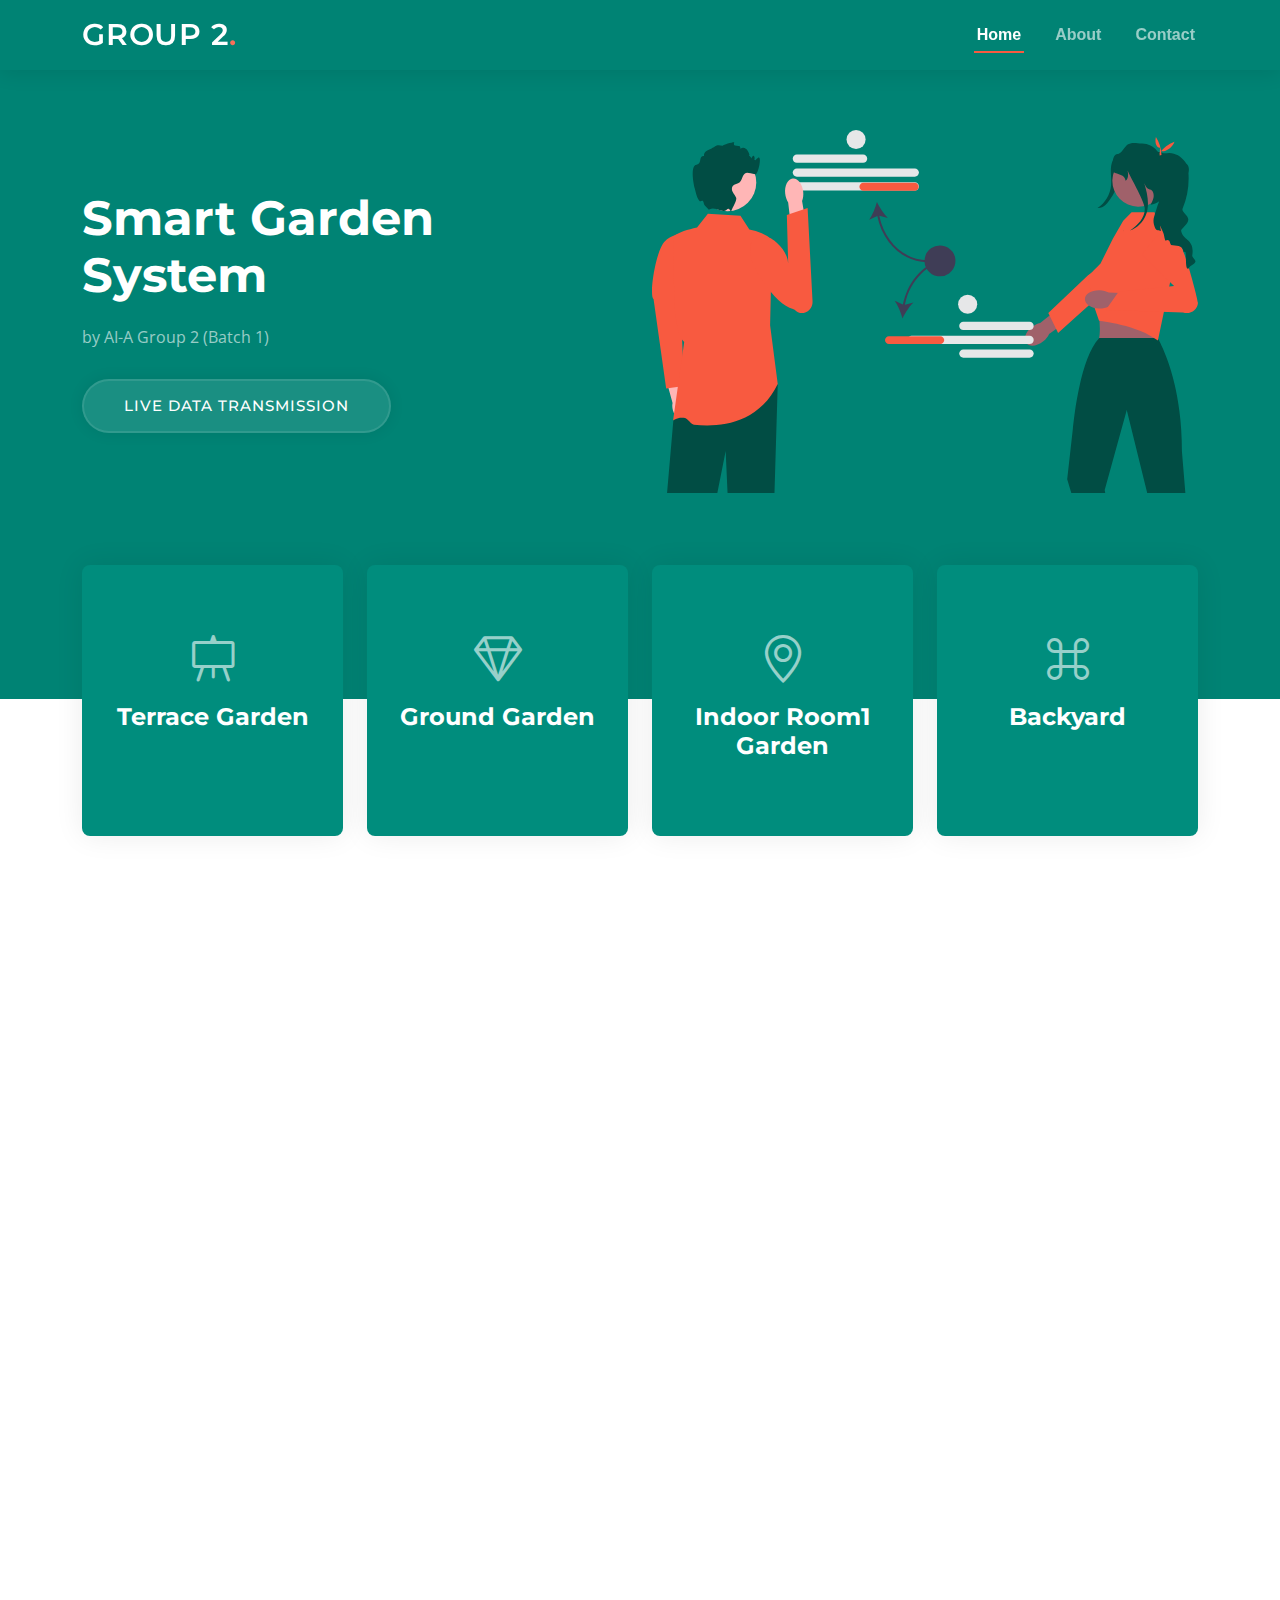
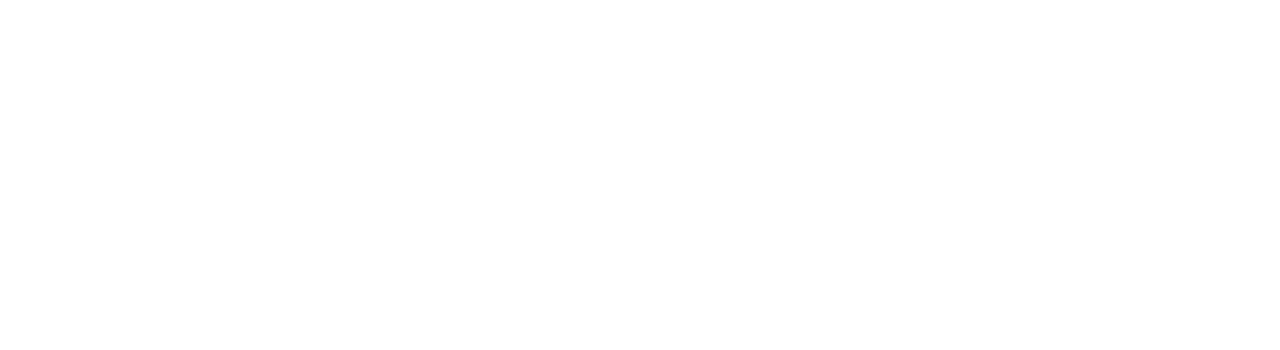
<file: index2.html>
<!DOCTYPE html>
<html lang="en">

<head>
  <meta charset="utf-8">
  <meta content="width=device-width, initial-scale=1.0" name="viewport">

  <title>Smart Garden System</title>
  <meta content="" name="description">
  <meta content="" name="keywords">

  <!-- Favicons -->
  <link href="assets/img/favicon.png" rel="icon">
  <link href="assets/img/apple-touch-icon.png" rel="apple-touch-icon">

  <!-- Google Fonts -->
  <link rel="preconnect" href="https://fonts.googleapis.com">
  <link rel="preconnect" href="https://fonts.gstatic.com" crossorigin>
  <link href="https://fonts.googleapis.com/css2?family=Open+Sans:ital,wght@0,300;0,400;0,500;0,600;0,700;1,300;1,400;1,600;1,700&family=Montserrat:ital,wght@0,300;0,400;0,500;0,600;0,700;1,300;1,400;1,500;1,600;1,700&family=Raleway:ital,wght@0,300;0,400;0,500;0,600;0,700;1,300;1,400;1,500;1,600;1,700&display=swap" rel="stylesheet">

  <!-- Vendor CSS Files -->
  <link href="assets/vendor/bootstrap/css/bootstrap.min.css" rel="stylesheet">
  <link href="assets/vendor/bootstrap-icons/bootstrap-icons.css" rel="stylesheet">
  <link href="assets/vendor/aos/aos.css" rel="stylesheet">
  <link href="assets/vendor/glightbox/css/glightbox.min.css" rel="stylesheet">
  <link href="assets/vendor/swiper/swiper-bundle.min.css" rel="stylesheet">

  <!-- Template Main CSS File -->
  <link href="assets/css/main.css" rel="stylesheet">

  <!-- =======================================================
  * Template Name: Impact
  * Updated: Sep 18 2023 with Bootstrap v5.3.2
  * Template URL: https://bootstrapmade.com/impact-bootstrap-business-website-template/
  * Author: BootstrapMade.com
  * License: https://bootstrapmade.com/license/
  ======================================================== -->
</head>

<body>

  <!-- ======= Header ======= -->
  <!-- End Top Bar -->

  <header id="header" class="header d-flex align-items-center">

    <div class="container-fluid container-xl d-flex align-items-center justify-content-between">
      <a href="index.html" class="logo d-flex align-items-center">
        <!-- Uncomment the line below if you also wish to use an image logo -->
        <!-- <img src="assets/img/logo.png" alt=""> -->
        <h1>GROUP 2<span>.</span></h1>
      </a>
      <nav id="navbar" class="navbar">
        <ul>
          <li><a href="#hero">Home</a></li>
          <li><a href="#about">About</a></li>
        
          <li><a href="#contact">Contact</a></li>
        </ul>
      </nav><!-- .navbar -->

      <i class="mobile-nav-toggle mobile-nav-show bi bi-list"></i>
      <i class="mobile-nav-toggle mobile-nav-hide d-none bi bi-x"></i>

    </div>
  </header><!-- End Header -->
  <!-- End Header -->

  <!-- ======= Hero Section ======= -->
  <section id="hero" class="hero">
    <div class="container position-relative">
      <div class="row gy-5" data-aos="fade-in">
        <div class="col-lg-6 order-2 order-lg-1 d-flex flex-column justify-content-center text-center text-lg-start">
          <h2>Smart Garden System <span></span></h2>
          <p>by AI-A Group 2 (Batch 1)</p>
          <div class="d-flex justify-content-center justify-content-lg-start">
            <a href="https://create.arduino.cc/iot/dashboards/6135ae2a-4566-4131-8437-5c6f790c6df0?mode=edit" class="btn-get-started">LIVE DATA TRANSMISSION</a>
       
          </div>
        </div>
        <div class="col-lg-6 order-1 order-lg-2">
          <img src="assets/img/hero-img.svg" class="img-fluid" alt="" data-aos="zoom-out" data-aos-delay="100">
        </div>
      </div>
    </div>

    <div class="icon-boxes position-relative">
      <div class="container position-relative">
        <div class="row gy-4 mt-5">

          <div class="col-xl-3 col-md-6" data-aos="fade-up" data-aos-delay="100">
            <div class="icon-box">
              <div class="icon"><i class="bi bi-easel"></i></div>
              <h4 class="title"><a href="blog.html" class="stretched-link">Terrace Garden</a></h4>
            </div>
          </div><!--End Icon Box -->

          <div class="col-xl-3 col-md-6" data-aos="fade-up" data-aos-delay="200">
            <div class="icon-box">
              <div class="icon"><i class="bi bi-gem"></i></div>
              <h4 class="title"><a href="blog.html" class="stretched-link">Ground Garden</a></h4>
            </div>
          </div><!--End Icon Box -->

          <div class="col-xl-3 col-md-6" data-aos="fade-up" data-aos-delay="300">
            <div class="icon-box">
              <div class="icon"><i class="bi bi-geo-alt"></i></div>
              <h4 class="title"><a href="blog.html" class="stretched-link">Indoor Room1 Garden</a></h4>
            </div>
          </div><!--End Icon Box -->

          <div class="col-xl-3 col-md-6" data-aos="fade-up" data-aos-delay="500">
            <div class="icon-box">
              <div class="icon"><i class="bi bi-command"></i></div>
              <h4 class="title"><a href="blog.html" class="stretched-link">Backyard</a></h4>
            </div>
          </div><!--End Icon Box -->

        </div>
      </div>
    </div>

    </div>
  </section>
  <!-- End Hero Section -->

  <main id="main">

    <!-- ======= About Us Section ======= -->
    <section id="about" class="about">
      <div class="container" data-aos="fade-up">

        <div class="section-header">
          <h2>About Smart Garden System</h2>
          <p>Welcome to the future of gardening with our Smart Gardening System. Embrace technology to transform your garden into a thriving oasis. Monitor plant health, automate care, and watch your garden flourish effortlessly.</p>
        </div>

        <div class="row gy-4">
          <div class="col-lg-6">
            <h3>Smart Garden System</h3>
            <img src="assets/img/about.jpg" class="img-fluid rounded-4 mb-4" alt="">
            <p>Through the use of mobile apps or web platforms, gardeners and plant enthusiasts can remotely access real-time data and receive notifications about the conditions of their plants. </p>
            <p>Smart garden systems often include features like automated watering, custom-tailored plant care recommendations, and the ability to adjust environmental conditions for optimal plant growth.</p>
          </div>
          <div class="col-lg-6">
            <div class="content ps-0 ps-lg-5">
              <p class="fst-italic">
               This system incorporates various sensors, automation, and connectivity features to monitor and control factors such as soil moisture, temperature, humidity. 
              </p>
              <ul>
                <li><i class="bi bi-check-circle-fill"></i> Automation: Achieve automation in plant care, eliminating manual tasks for effortless gardening.</li>
                <li><i class="bi bi-check-circle-fill"></i> Enhanced Yields: Experience improved yields through optimized plant growth conditions.</li>
                <li><i class="bi bi-check-circle-fill"></i> Remote Accessibility: Gain the convenience of remote management and monitoring for added peace of mind.</li>
              </ul>
              <p>
               A smart garden system is an innovative and technology-driven approach to managing and optimizing the care of plants and gardens.
              </p>

              <div class="position-relative mt-4">
                <img src="assets/img/about-2.jpg" class="img-fluid rounded-4" alt="">
                <a href="https://www.youtube.com/watch?v=LXb3EKWsInQ" class="glightbox play-btn"></a>
              </div>
            </div>
          </div>
        </div>

      </div>
    </section><!-- End About Us Section -->

  
    
  <a href="#" class="scroll-top d-flex align-items-center justify-content-center"><i class="bi bi-arrow-up-short"></i></a>

  <div id="preloader"></div>

  <!-- Vendor JS Files -->
  <script src="assets/vendor/bootstrap/js/bootstrap.bundle.min.js"></script>
  <script src="assets/vendor/aos/aos.js"></script>
  <script src="assets/vendor/glightbox/js/glightbox.min.js"></script>
  <script src="assets/vendor/purecounter/purecounter_vanilla.js"></script>
  <script src="assets/vendor/swiper/swiper-bundle.min.js"></script>
  <script src="assets/vendor/isotope-layout/isotope.pkgd.min.js"></script>
  <script src="assets/vendor/php-email-form/validate.js"></script>

  <!-- Template Main JS File -->
  <script src="assets/js/main.js"></script>

</body>

</html>
</file>
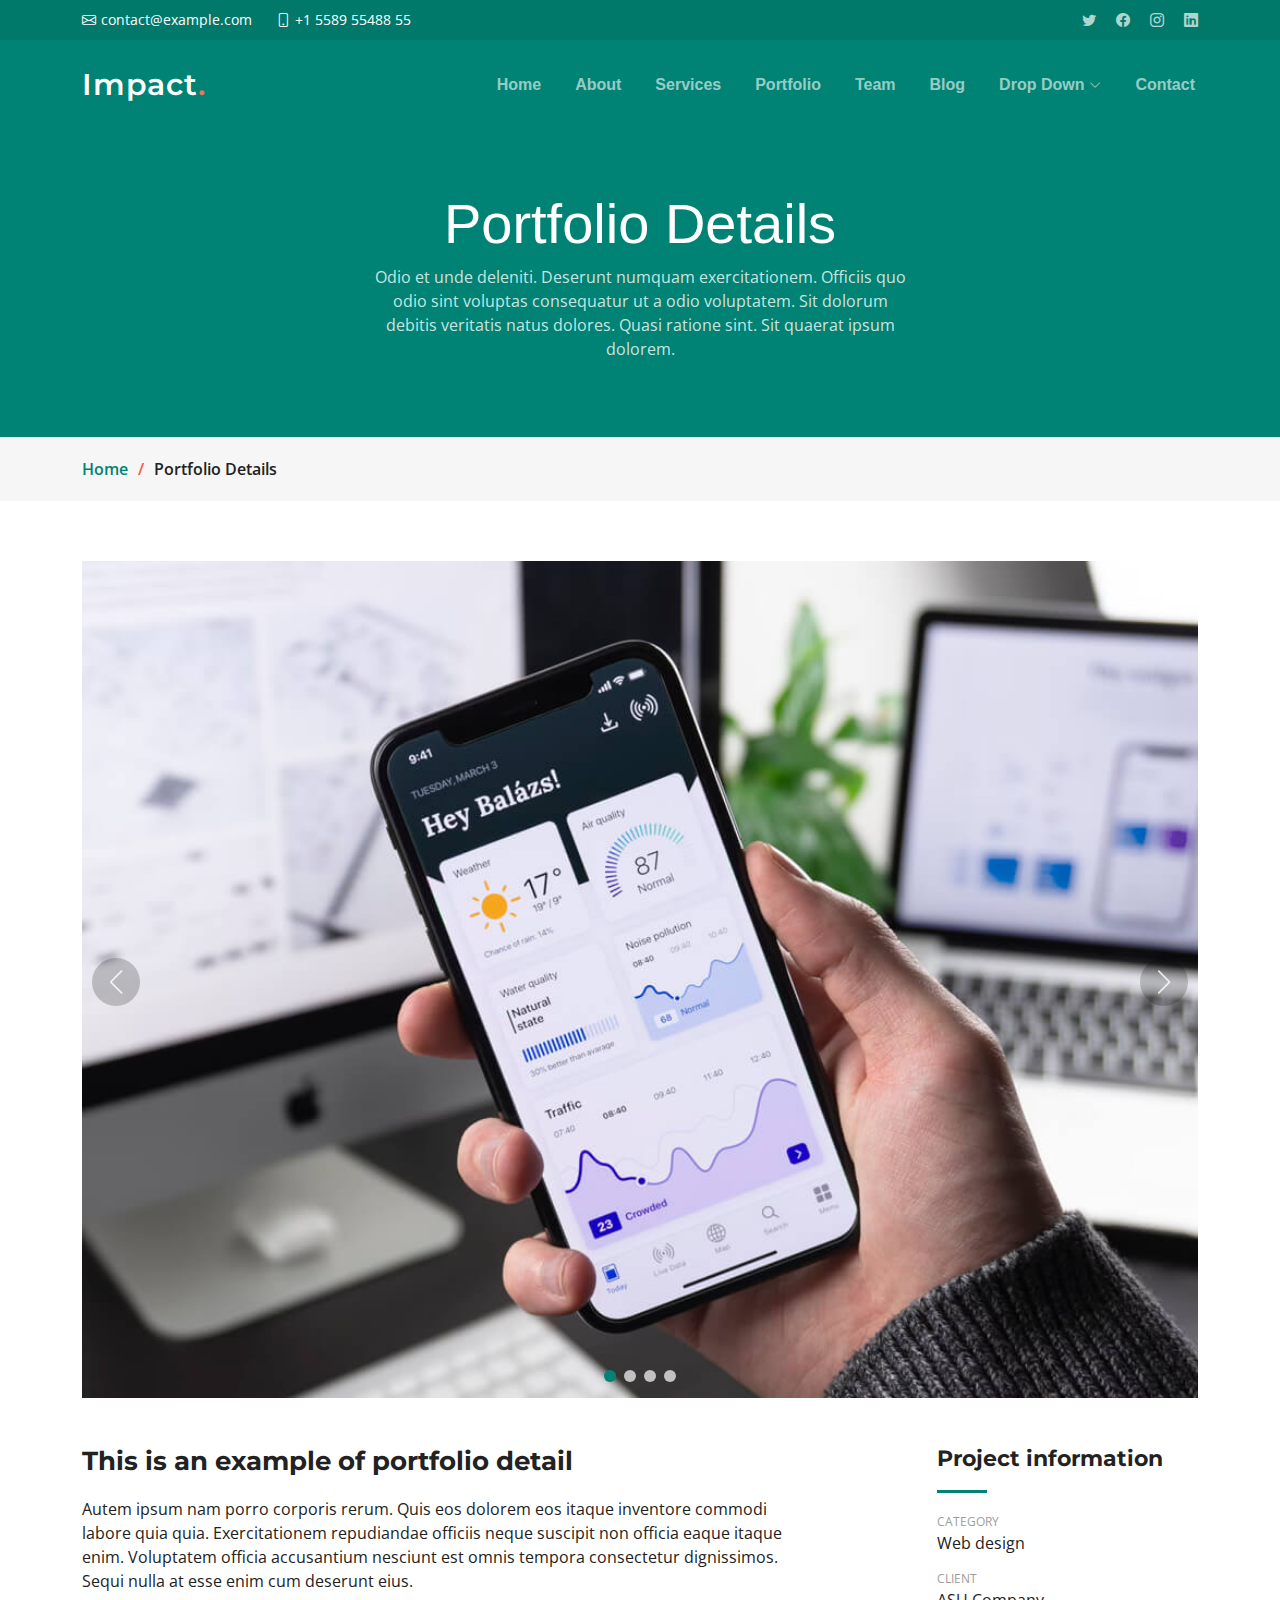
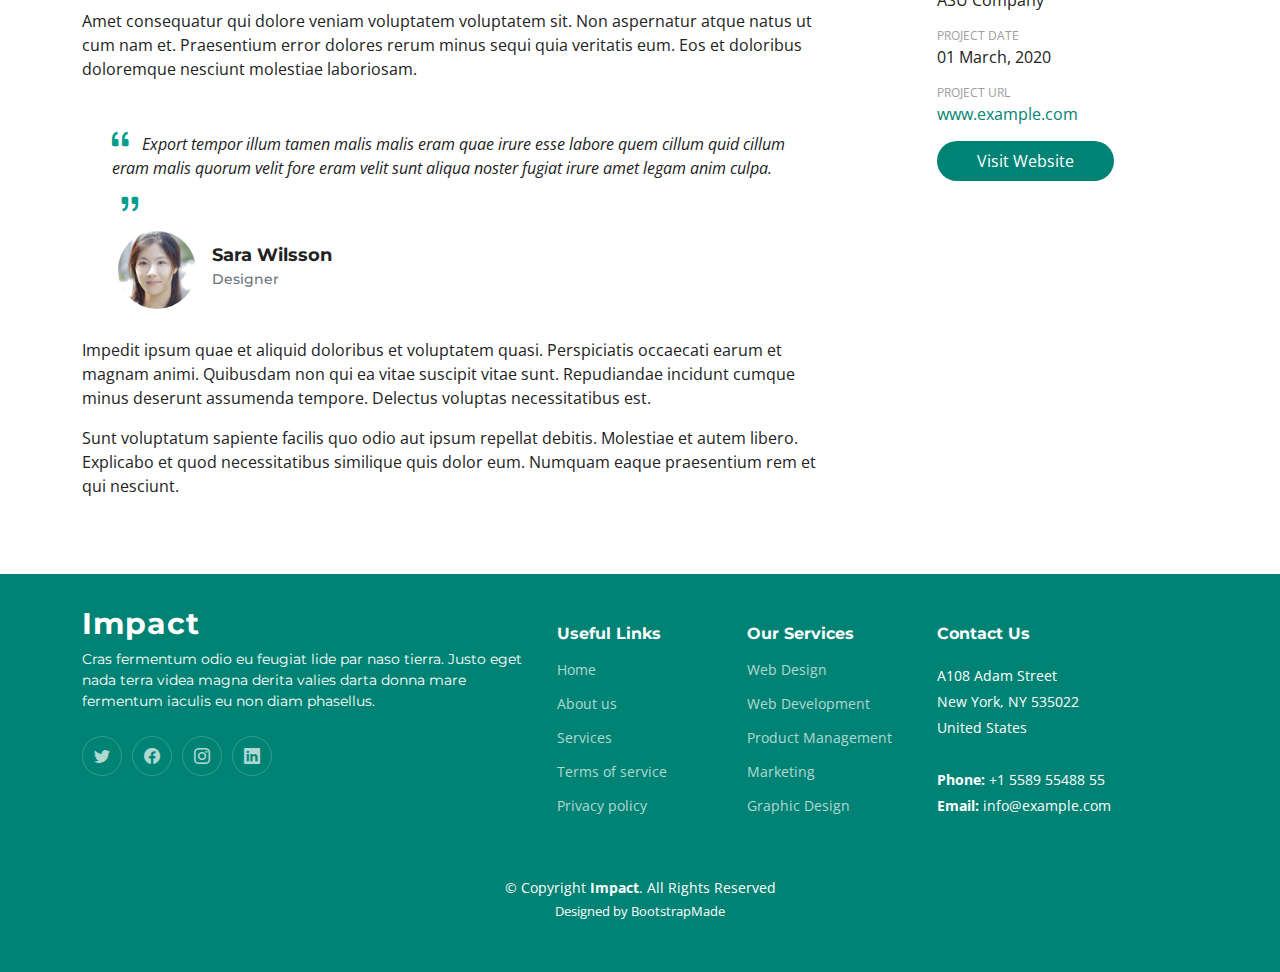
<file: portfolio-details.html>
<!DOCTYPE html>
<html lang="en">

<head>
  <meta charset="utf-8">
  <meta content="width=device-width, initial-scale=1.0" name="viewport">

  <title>Impact Bootstrap Template - Portfolio Details</title>
  <meta content="" name="description">
  <meta content="" name="keywords">

  <!-- Favicons -->
  <link href="assets/img/favicon.png" rel="icon">
  <link href="assets/img/apple-touch-icon.png" rel="apple-touch-icon">

  <!-- Google Fonts -->
  <link rel="preconnect" href="https://fonts.googleapis.com">
  <link rel="preconnect" href="https://fonts.gstatic.com" crossorigin>
  <link href="https://fonts.googleapis.com/css2?family=Open+Sans:ital,wght@0,300;0,400;0,500;0,600;0,700;1,300;1,400;1,600;1,700&family=Montserrat:ital,wght@0,300;0,400;0,500;0,600;0,700;1,300;1,400;1,500;1,600;1,700&family=Raleway:ital,wght@0,300;0,400;0,500;0,600;0,700;1,300;1,400;1,500;1,600;1,700&display=swap" rel="stylesheet">

  <!-- Vendor CSS Files -->
  <link href="assets/vendor/bootstrap/css/bootstrap.min.css" rel="stylesheet">
  <link href="assets/vendor/bootstrap-icons/bootstrap-icons.css" rel="stylesheet">
  <link href="assets/vendor/aos/aos.css" rel="stylesheet">
  <link href="assets/vendor/glightbox/css/glightbox.min.css" rel="stylesheet">
  <link href="assets/vendor/swiper/swiper-bundle.min.css" rel="stylesheet">

  <!-- Template Main CSS File -->
  <link href="assets/css/main.css" rel="stylesheet">

  <!-- =======================================================
  * Template Name: Impact
  * Updated: Sep 18 2023 with Bootstrap v5.3.2
  * Template URL: https://bootstrapmade.com/impact-bootstrap-business-website-template/
  * Author: BootstrapMade.com
  * License: https://bootstrapmade.com/license/
  ======================================================== -->
</head>

<body>

  <!-- ======= Header ======= -->
  <section id="topbar" class="topbar d-flex align-items-center">
    <div class="container d-flex justify-content-center justify-content-md-between">
      <div class="contact-info d-flex align-items-center">
        <i class="bi bi-envelope d-flex align-items-center"><a href="mailto:contact@example.com">contact@example.com</a></i>
        <i class="bi bi-phone d-flex align-items-center ms-4"><span>+1 5589 55488 55</span></i>
      </div>
      <div class="social-links d-none d-md-flex align-items-center">
        <a href="#" class="twitter"><i class="bi bi-twitter"></i></a>
        <a href="#" class="facebook"><i class="bi bi-facebook"></i></a>
        <a href="#" class="instagram"><i class="bi bi-instagram"></i></a>
        <a href="#" class="linkedin"><i class="bi bi-linkedin"></i></i></a>
      </div>
    </div>
  </section><!-- End Top Bar -->

  <header id="header" class="header d-flex align-items-center">

    <div class="container-fluid container-xl d-flex align-items-center justify-content-between">
      <a href="index.html" class="logo d-flex align-items-center">
        <!-- Uncomment the line below if you also wish to use an image logo -->
        <!-- <img src="assets/img/logo.png" alt=""> -->
        <h1>Impact<span>.</span></h1>
      </a>
      <nav id="navbar" class="navbar">
        <ul>
          <li><a href="#hero">Home</a></li>
          <li><a href="#about">About</a></li>
          <li><a href="#services">Services</a></li>
          <li><a href="#portfolio">Portfolio</a></li>
          <li><a href="#team">Team</a></li>
          <li><a href="blog.html">Blog</a></li>
          <li class="dropdown"><a href="#"><span>Drop Down</span> <i class="bi bi-chevron-down dropdown-indicator"></i></a>
            <ul>
              <li><a href="#">Drop Down 1</a></li>
              <li class="dropdown"><a href="#"><span>Deep Drop Down</span> <i class="bi bi-chevron-down dropdown-indicator"></i></a>
                <ul>
                  <li><a href="#">Deep Drop Down 1</a></li>
                  <li><a href="#">Deep Drop Down 2</a></li>
                  <li><a href="#">Deep Drop Down 3</a></li>
                  <li><a href="#">Deep Drop Down 4</a></li>
                  <li><a href="#">Deep Drop Down 5</a></li>
                </ul>
              </li>
              <li><a href="#">Drop Down 2</a></li>
              <li><a href="#">Drop Down 3</a></li>
              <li><a href="#">Drop Down 4</a></li>
            </ul>
          </li>
          <li><a href="#contact">Contact</a></li>
        </ul>
      </nav><!-- .navbar -->

      <i class="mobile-nav-toggle mobile-nav-show bi bi-list"></i>
      <i class="mobile-nav-toggle mobile-nav-hide d-none bi bi-x"></i>

    </div>
  </header><!-- End Header -->
  <!-- End Header -->

  <main id="main">

    <!-- ======= Breadcrumbs ======= -->
    <div class="breadcrumbs">
      <div class="page-header d-flex align-items-center" style="background-image: url('');">
        <div class="container position-relative">
          <div class="row d-flex justify-content-center">
            <div class="col-lg-6 text-center">
              <h2>Portfolio Details</h2>
              <p>Odio et unde deleniti. Deserunt numquam exercitationem. Officiis quo odio sint voluptas consequatur ut a odio voluptatem. Sit dolorum debitis veritatis natus dolores. Quasi ratione sint. Sit quaerat ipsum dolorem.</p>
            </div>
          </div>
        </div>
      </div>
      <nav>
        <div class="container">
          <ol>
            <li><a href="index.html">Home</a></li>
            <li>Portfolio Details</li>
          </ol>
        </div>
      </nav>
    </div><!-- End Breadcrumbs -->

    <!-- ======= Portfolio Details Section ======= -->
    <section id="portfolio-details" class="portfolio-details">
      <div class="container" data-aos="fade-up">

        <div class="position-relative h-100">
          <div class="slides-1 portfolio-details-slider swiper">
            <div class="swiper-wrapper align-items-center">

              <div class="swiper-slide">
                <img src="assets/img/portfolio/app-1.jpg" alt="">
              </div>

              <div class="swiper-slide">
                <img src="assets/img/portfolio/product-1.jpg" alt="">
              </div>

              <div class="swiper-slide">
                <img src="assets/img/portfolio/branding-1.jpg" alt="">
              </div>

              <div class="swiper-slide">
                <img src="assets/img/portfolio/books-1.jpg" alt="">
              </div>

            </div>
            <div class="swiper-pagination"></div>
          </div>
          <div class="swiper-button-prev"></div>
          <div class="swiper-button-next"></div>

        </div>

        <div class="row justify-content-between gy-4 mt-4">

          <div class="col-lg-8">
            <div class="portfolio-description">
              <h2>This is an example of portfolio detail</h2>
              <p>
                Autem ipsum nam porro corporis rerum. Quis eos dolorem eos itaque inventore commodi labore quia quia. Exercitationem repudiandae officiis neque suscipit non officia eaque itaque enim. Voluptatem officia accusantium nesciunt est omnis tempora consectetur dignissimos. Sequi nulla at esse enim cum deserunt eius.
              </p>
              <p>
                Amet consequatur qui dolore veniam voluptatem voluptatem sit. Non aspernatur atque natus ut cum nam et. Praesentium error dolores rerum minus sequi quia veritatis eum. Eos et doloribus doloremque nesciunt molestiae laboriosam.
              </p>

              <div class="testimonial-item">
                <p>
                  <i class="bi bi-quote quote-icon-left"></i>
                  Export tempor illum tamen malis malis eram quae irure esse labore quem cillum quid cillum eram malis quorum velit fore eram velit sunt aliqua noster fugiat irure amet legam anim culpa.
                  <i class="bi bi-quote quote-icon-right"></i>
                </p>
                <div>
                  <img src="assets/img/testimonials/testimonials-2.jpg" class="testimonial-img" alt="">
                  <h3>Sara Wilsson</h3>
                  <h4>Designer</h4>
                </div>
              </div>

              <p>
                Impedit ipsum quae et aliquid doloribus et voluptatem quasi. Perspiciatis occaecati earum et magnam animi. Quibusdam non qui ea vitae suscipit vitae sunt. Repudiandae incidunt cumque minus deserunt assumenda tempore. Delectus voluptas necessitatibus est.

              <p>
                Sunt voluptatum sapiente facilis quo odio aut ipsum repellat debitis. Molestiae et autem libero. Explicabo et quod necessitatibus similique quis dolor eum. Numquam eaque praesentium rem et qui nesciunt.
              </p>

            </div>
          </div>

          <div class="col-lg-3">
            <div class="portfolio-info">
              <h3>Project information</h3>
              <ul>
                <li><strong>Category</strong> <span>Web design</span></li>
                <li><strong>Client</strong> <span>ASU Company</span></li>
                <li><strong>Project date</strong> <span>01 March, 2020</span></li>
                <li><strong>Project URL</strong> <a href="#">www.example.com</a></li>
                <li><a href="#" class="btn-visit align-self-start">Visit Website</a></li>
              </ul>
            </div>
          </div>

        </div>

      </div>
    </section><!-- End Portfolio Details Section -->

  </main><!-- End #main -->

  <!-- ======= Footer ======= -->
  <footer id="footer" class="footer">

    <div class="container">
      <div class="row gy-4">
        <div class="col-lg-5 col-md-12 footer-info">
          <a href="index.html" class="logo d-flex align-items-center">
            <span>Impact</span>
          </a>
          <p>Cras fermentum odio eu feugiat lide par naso tierra. Justo eget nada terra videa magna derita valies darta donna mare fermentum iaculis eu non diam phasellus.</p>
          <div class="social-links d-flex mt-4">
            <a href="#" class="twitter"><i class="bi bi-twitter"></i></a>
            <a href="#" class="facebook"><i class="bi bi-facebook"></i></a>
            <a href="#" class="instagram"><i class="bi bi-instagram"></i></a>
            <a href="#" class="linkedin"><i class="bi bi-linkedin"></i></a>
          </div>
        </div>

        <div class="col-lg-2 col-6 footer-links">
          <h4>Useful Links</h4>
          <ul>
            <li><a href="#">Home</a></li>
            <li><a href="#">About us</a></li>
            <li><a href="#">Services</a></li>
            <li><a href="#">Terms of service</a></li>
            <li><a href="#">Privacy policy</a></li>
          </ul>
        </div>

        <div class="col-lg-2 col-6 footer-links">
          <h4>Our Services</h4>
          <ul>
            <li><a href="#">Web Design</a></li>
            <li><a href="#">Web Development</a></li>
            <li><a href="#">Product Management</a></li>
            <li><a href="#">Marketing</a></li>
            <li><a href="#">Graphic Design</a></li>
          </ul>
        </div>

        <div class="col-lg-3 col-md-12 footer-contact text-center text-md-start">
          <h4>Contact Us</h4>
          <p>
            A108 Adam Street <br>
            New York, NY 535022<br>
            United States <br><br>
            <strong>Phone:</strong> +1 5589 55488 55<br>
            <strong>Email:</strong> info@example.com<br>
          </p>

        </div>

      </div>
    </div>

    <div class="container mt-4">
      <div class="copyright">
        &copy; Copyright <strong><span>Impact</span></strong>. All Rights Reserved
      </div>
      <div class="credits">
        <!-- All the links in the footer should remain intact. -->
        <!-- You can delete the links only if you purchased the pro version. -->
        <!-- Licensing information: https://bootstrapmade.com/license/ -->
        <!-- Purchase the pro version with working PHP/AJAX contact form: https://bootstrapmade.com/impact-bootstrap-business-website-template/ -->
        Designed by <a href="https://bootstrapmade.com/">BootstrapMade</a>
      </div>
    </div>

  </footer><!-- End Footer -->
  <!-- End Footer -->

  <a href="#" class="scroll-top d-flex align-items-center justify-content-center"><i class="bi bi-arrow-up-short"></i></a>

  <div id="preloader"></div>

  <!-- Vendor JS Files -->
  <script src="assets/vendor/bootstrap/js/bootstrap.bundle.min.js"></script>
  <script src="assets/vendor/aos/aos.js"></script>
  <script src="assets/vendor/glightbox/js/glightbox.min.js"></script>
  <script src="assets/vendor/purecounter/purecounter_vanilla.js"></script>
  <script src="assets/vendor/swiper/swiper-bundle.min.js"></script>
  <script src="assets/vendor/isotope-layout/isotope.pkgd.min.js"></script>
  <script src="assets/vendor/php-email-form/validate.js"></script>

  <!-- Template Main JS File -->
  <script src="assets/js/main.js"></script>

</body>

</html>
</file>
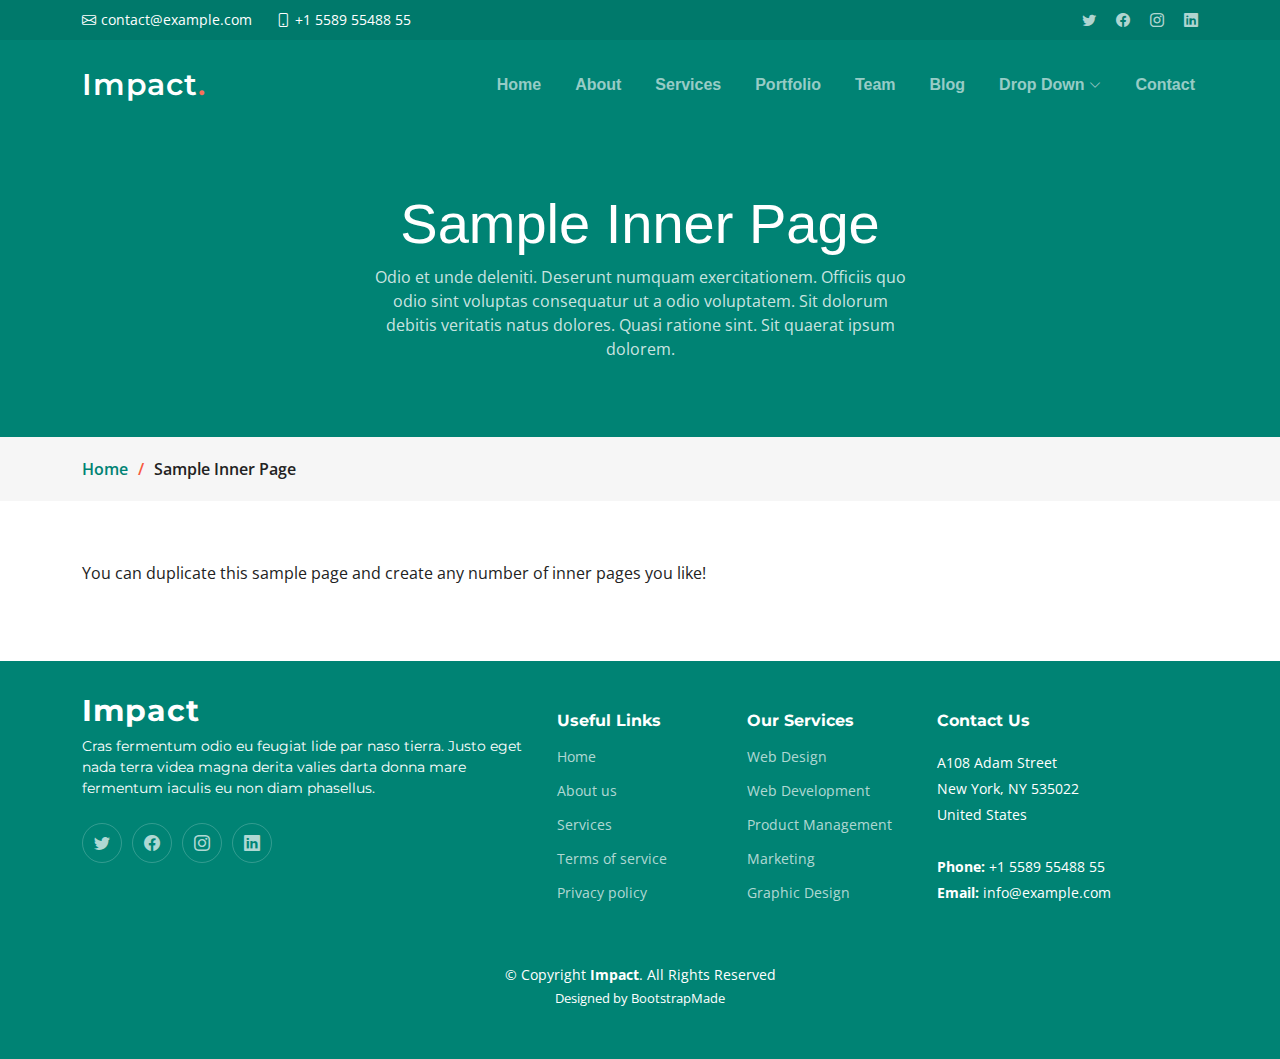
<file: sample-inner-page.html>
<!DOCTYPE html>
<html lang="en">

<head>
  <meta charset="utf-8">
  <meta content="width=device-width, initial-scale=1.0" name="viewport">

  <title>[Template] Sample Inner Page</title>
  <meta content="" name="description">
  <meta content="" name="keywords">

  <!-- Favicons -->
  <link href="assets/img/favicon.png" rel="icon">
  <link href="assets/img/apple-touch-icon.png" rel="apple-touch-icon">

  <!-- Google Fonts -->
  <link rel="preconnect" href="https://fonts.googleapis.com">
  <link rel="preconnect" href="https://fonts.gstatic.com" crossorigin>
  <link href="https://fonts.googleapis.com/css2?family=Open+Sans:ital,wght@0,300;0,400;0,500;0,600;0,700;1,300;1,400;1,600;1,700&family=Montserrat:ital,wght@0,300;0,400;0,500;0,600;0,700;1,300;1,400;1,500;1,600;1,700&family=Raleway:ital,wght@0,300;0,400;0,500;0,600;0,700;1,300;1,400;1,500;1,600;1,700&display=swap" rel="stylesheet">

  <!-- Vendor CSS Files -->
  <link href="assets/vendor/bootstrap/css/bootstrap.min.css" rel="stylesheet">
  <link href="assets/vendor/bootstrap-icons/bootstrap-icons.css" rel="stylesheet">
  <link href="assets/vendor/aos/aos.css" rel="stylesheet">
  <link href="assets/vendor/glightbox/css/glightbox.min.css" rel="stylesheet">
  <link href="assets/vendor/swiper/swiper-bundle.min.css" rel="stylesheet">

  <!-- Template Main CSS File -->
  <link href="assets/css/main.css" rel="stylesheet">

  <!-- =======================================================
  * Template Name: Impact
  * Updated: Sep 18 2023 with Bootstrap v5.3.2
  * Template URL: https://bootstrapmade.com/impact-bootstrap-business-website-template/
  * Author: BootstrapMade.com
  * License: https://bootstrapmade.com/license/
  ======================================================== -->
</head>

<body>

  <!-- ======= Header ======= -->
  <section id="topbar" class="topbar d-flex align-items-center">
    <div class="container d-flex justify-content-center justify-content-md-between">
      <div class="contact-info d-flex align-items-center">
        <i class="bi bi-envelope d-flex align-items-center"><a href="mailto:contact@example.com">contact@example.com</a></i>
        <i class="bi bi-phone d-flex align-items-center ms-4"><span>+1 5589 55488 55</span></i>
      </div>
      <div class="social-links d-none d-md-flex align-items-center">
        <a href="#" class="twitter"><i class="bi bi-twitter"></i></a>
        <a href="#" class="facebook"><i class="bi bi-facebook"></i></a>
        <a href="#" class="instagram"><i class="bi bi-instagram"></i></a>
        <a href="#" class="linkedin"><i class="bi bi-linkedin"></i></i></a>
      </div>
    </div>
  </section><!-- End Top Bar -->

  <header id="header" class="header d-flex align-items-center">

    <div class="container-fluid container-xl d-flex align-items-center justify-content-between">
      <a href="index.html" class="logo d-flex align-items-center">
        <!-- Uncomment the line below if you also wish to use an image logo -->
        <!-- <img src="assets/img/logo.png" alt=""> -->
        <h1>Impact<span>.</span></h1>
      </a>
      <nav id="navbar" class="navbar">
        <ul>
          <li><a href="#hero">Home</a></li>
          <li><a href="#about">About</a></li>
          <li><a href="#services">Services</a></li>
          <li><a href="#portfolio">Portfolio</a></li>
          <li><a href="#team">Team</a></li>
          <li><a href="blog.html">Blog</a></li>
          <li class="dropdown"><a href="#"><span>Drop Down</span> <i class="bi bi-chevron-down dropdown-indicator"></i></a>
            <ul>
              <li><a href="#">Drop Down 1</a></li>
              <li class="dropdown"><a href="#"><span>Deep Drop Down</span> <i class="bi bi-chevron-down dropdown-indicator"></i></a>
                <ul>
                  <li><a href="#">Deep Drop Down 1</a></li>
                  <li><a href="#">Deep Drop Down 2</a></li>
                  <li><a href="#">Deep Drop Down 3</a></li>
                  <li><a href="#">Deep Drop Down 4</a></li>
                  <li><a href="#">Deep Drop Down 5</a></li>
                </ul>
              </li>
              <li><a href="#">Drop Down 2</a></li>
              <li><a href="#">Drop Down 3</a></li>
              <li><a href="#">Drop Down 4</a></li>
            </ul>
          </li>
          <li><a href="#contact">Contact</a></li>
        </ul>
      </nav><!-- .navbar -->

      <i class="mobile-nav-toggle mobile-nav-show bi bi-list"></i>
      <i class="mobile-nav-toggle mobile-nav-hide d-none bi bi-x"></i>

    </div>
  </header><!-- End Header -->
  <!-- End Header -->

  <main id="main">

    <!-- ======= Breadcrumbs ======= -->
    <div class="breadcrumbs">
      <div class="page-header d-flex align-items-center" style="background-image: url('');">
        <div class="container position-relative">
          <div class="row d-flex justify-content-center">
            <div class="col-lg-6 text-center">
              <h2>Sample Inner Page</h2>
              <p>Odio et unde deleniti. Deserunt numquam exercitationem. Officiis quo odio sint voluptas consequatur ut a odio voluptatem. Sit dolorum debitis veritatis natus dolores. Quasi ratione sint. Sit quaerat ipsum dolorem.</p>
            </div>
          </div>
        </div>
      </div>
      <nav>
        <div class="container">
          <ol>
            <li><a href="index.html">Home</a></li>
            <li>Sample Inner Page</li>
          </ol>
        </div>
      </nav>
    </div><!-- End Breadcrumbs -->

    <section class="sample-page">
      <div class="container" data-aos="fade-up">

        <p>
          You can duplicate this sample page and create any number of inner pages you like!
        </p>

      </div>
    </section>

  </main><!-- End #main -->

  <!-- ======= Footer ======= -->
  <footer id="footer" class="footer">

    <div class="container">
      <div class="row gy-4">
        <div class="col-lg-5 col-md-12 footer-info">
          <a href="index.html" class="logo d-flex align-items-center">
            <span>Impact</span>
          </a>
          <p>Cras fermentum odio eu feugiat lide par naso tierra. Justo eget nada terra videa magna derita valies darta donna mare fermentum iaculis eu non diam phasellus.</p>
          <div class="social-links d-flex mt-4">
            <a href="#" class="twitter"><i class="bi bi-twitter"></i></a>
            <a href="#" class="facebook"><i class="bi bi-facebook"></i></a>
            <a href="#" class="instagram"><i class="bi bi-instagram"></i></a>
            <a href="#" class="linkedin"><i class="bi bi-linkedin"></i></a>
          </div>
        </div>

        <div class="col-lg-2 col-6 footer-links">
          <h4>Useful Links</h4>
          <ul>
            <li><a href="#">Home</a></li>
            <li><a href="#">About us</a></li>
            <li><a href="#">Services</a></li>
            <li><a href="#">Terms of service</a></li>
            <li><a href="#">Privacy policy</a></li>
          </ul>
        </div>

        <div class="col-lg-2 col-6 footer-links">
          <h4>Our Services</h4>
          <ul>
            <li><a href="#">Web Design</a></li>
            <li><a href="#">Web Development</a></li>
            <li><a href="#">Product Management</a></li>
            <li><a href="#">Marketing</a></li>
            <li><a href="#">Graphic Design</a></li>
          </ul>
        </div>

        <div class="col-lg-3 col-md-12 footer-contact text-center text-md-start">
          <h4>Contact Us</h4>
          <p>
            A108 Adam Street <br>
            New York, NY 535022<br>
            United States <br><br>
            <strong>Phone:</strong> +1 5589 55488 55<br>
            <strong>Email:</strong> info@example.com<br>
          </p>

        </div>

      </div>
    </div>

    <div class="container mt-4">
      <div class="copyright">
        &copy; Copyright <strong><span>Impact</span></strong>. All Rights Reserved
      </div>
      <div class="credits">
        <!-- All the links in the footer should remain intact. -->
        <!-- You can delete the links only if you purchased the pro version. -->
        <!-- Licensing information: https://bootstrapmade.com/license/ -->
        <!-- Purchase the pro version with working PHP/AJAX contact form: https://bootstrapmade.com/impact-bootstrap-business-website-template/ -->
        Designed by <a href="https://bootstrapmade.com/">BootstrapMade</a>
      </div>
    </div>

  </footer><!-- End Footer -->
  <!-- End Footer -->

  <a href="#" class="scroll-top d-flex align-items-center justify-content-center"><i class="bi bi-arrow-up-short"></i></a>

  <div id="preloader"></div>

  <!-- Vendor JS Files -->
  <script src="assets/vendor/bootstrap/js/bootstrap.bundle.min.js"></script>
  <script src="assets/vendor/aos/aos.js"></script>
  <script src="assets/vendor/glightbox/js/glightbox.min.js"></script>
  <script src="assets/vendor/purecounter/purecounter_vanilla.js"></script>
  <script src="assets/vendor/swiper/swiper-bundle.min.js"></script>
  <script src="assets/vendor/isotope-layout/isotope.pkgd.min.js"></script>
  <script src="assets/vendor/php-email-form/validate.js"></script>

  <!-- Template Main JS File -->
  <script src="assets/js/main.js"></script>

</body>

</html>
</file>
<file: assets/css/main.css>
/**
* Template Name: Impact
* Updated: Sep 18 2023 with Bootstrap v5.3.2
* Template URL: https://bootstrapmade.com/impact-bootstrap-business-website-template/
* Author: BootstrapMade.com
* License: https://bootstrapmade.com/license/
*/

/*--------------------------------------------------------------
# Set main reusable colors and fonts using CSS variables
# Learn more about CSS variables at https://developer.mozilla.org/en-US/docs/Web/CSS/Using_CSS_custom_properties
--------------------------------------------------------------*/
/* Fonts */
:root {
  --font-default: "Open Sans", system-ui, -apple-system, "Segoe UI", Roboto, "Helvetica Neue", Arial, "Noto Sans", "Liberation Sans", sans-serif, "Apple Color Emoji", "Segoe UI Emoji", "Segoe UI Symbol", "Noto Color Emoji";
  --font-primary: "Montserrat", sans-serif;
  --font-secondary: "Poppins", sans-serif;
}

/* Colors */
:root {
  --color-default: #222222;
  --color-primary: #008374;
  --color-secondary: #f85a40;
}

/* Smooth scroll behavior */
:root {
  scroll-behavior: smooth;
}

/*--------------------------------------------------------------
# General
--------------------------------------------------------------*/
body {
  font-family: var(--font-default);
  color: var(--color-default);
}

a {
  color: var(--color-primary);
  text-decoration: none;
}

a:hover {
  color: #00b6a1;
  text-decoration: none;
}

h1,
h2,
h3,
h4,
h5,
h6 {
  font-family: var(--font-primary);
}

/*--------------------------------------------------------------
# Sections & Section Header
--------------------------------------------------------------*/
section {
  padding: 60px 0;
  overflow: hidden;
}

.sections-bg {
  background-color: #f6f6f6;
}

.section-header {
  text-align: center;
  padding-bottom: 60px;
}

.section-header h2 {
  font-size: 32px;
  font-weight: 600;
  margin-bottom: 20px;
  padding-bottom: 20px;
  position: relative;
}

.section-header h2:after {
  content: "";
  position: absolute;
  display: block;
  width: 50px;
  height: 3px;
  background: var(--color-primary);
  left: 0;
  right: 0;
  bottom: 0;
  margin: auto;
}

.section-header p {
  margin-bottom: 0;
  color: #6f6f6f;
}

/*--------------------------------------------------------------
# Breadcrumbs
--------------------------------------------------------------*/
.breadcrumbs .page-header {
  padding: 60px 0 60px 0;
  min-height: 20vh;
  position: relative;
  background-color: var(--color-primary);
}

.breadcrumbs .page-header h2 {
  font-size: 56px;
  font-weight: 500;
  color: #fff;
  font-family: var(--font-secondary);
}

.breadcrumbs .page-header p {
  color: rgba(255, 255, 255, 0.8);
}

.breadcrumbs nav {
  background-color: #f6f6f6;
  padding: 20px 0;
}

.breadcrumbs nav ol {
  display: flex;
  flex-wrap: wrap;
  list-style: none;
  margin: 0;
  padding: 0;
  font-size: 16px;
  font-weight: 600;
  color: var(--color-default);
}

.breadcrumbs nav ol a {
  color: var(--color-primary);
  transition: 0.3s;
}

.breadcrumbs nav ol a:hover {
  text-decoration: underline;
}

.breadcrumbs nav ol li+li {
  padding-left: 10px;
}

.breadcrumbs nav ol li+li::before {
  display: inline-block;
  padding-right: 10px;
  color: var(--color-secondary);
  content: "/";
}

/*--------------------------------------------------------------
# Scroll top button
--------------------------------------------------------------*/
.scroll-top {
  position: fixed;
  visibility: hidden;
  opacity: 0;
  right: 15px;
  bottom: -15px;
  z-index: 99999;
  background: var(--color-secondary);
  width: 44px;
  height: 44px;
  border-radius: 50px;
  transition: all 0.4s;
}

.scroll-top i {
  font-size: 24px;
  color: #fff;
  line-height: 0;
}

.scroll-top:hover {
  background: rgba(248, 90, 64, 0.8);
  color: #fff;
}

.scroll-top.active {
  visibility: visible;
  opacity: 1;
  bottom: 15px;
}

/*--------------------------------------------------------------
# Preloader
--------------------------------------------------------------*/
#preloader {
  position: fixed;
  inset: 0;
  z-index: 999999;
  overflow: hidden;
  background: #fff;
  transition: all 0.6s ease-out;
}

#preloader:before {
  content: "";
  position: fixed;
  top: calc(50% - 30px);
  left: calc(50% - 30px);
  border: 6px solid #fff;
  border-color: var(--color-primary) transparent var(--color-primary) transparent;
  border-radius: 50%;
  width: 60px;
  height: 60px;
  animation: animate-preloader 1.5s linear infinite;
}

@keyframes animate-preloader {
  0% {
    transform: rotate(0deg);
  }

  100% {
    transform: rotate(360deg);
  }
}

/*--------------------------------------------------------------
# Disable aos animation delay on mobile devices
--------------------------------------------------------------*/
@media screen and (max-width: 768px) {
  [data-aos-delay] {
    transition-delay: 0 !important;
  }
}

/*--------------------------------------------------------------
# Header
--------------------------------------------------------------*/
.topbar {
  background: #00796b;
  height: 40px;
  font-size: 14px;
  transition: all 0.5s;
  color: #fff;
  padding: 0;
}

.topbar .contact-info i {
  font-style: normal;
  color: #fff;
  line-height: 0;
}

.topbar .contact-info i a,
.topbar .contact-info i span {
  padding-left: 5px;
  color: #fff;
}

@media (max-width: 575px) {

  .topbar .contact-info i a,
  .topbar .contact-info i span {
    font-size: 13px;
  }
}

.topbar .contact-info i a {
  line-height: 0;
  transition: 0.3s;
}

.topbar .contact-info i a:hover {
  color: #fff;
  text-decoration: underline;
}

.topbar .social-links a {
  color: rgba(255, 255, 255, 0.7);
  line-height: 0;
  transition: 0.3s;
  margin-left: 20px;
}

.topbar .social-links a:hover {
  color: #fff;
}

.header {
  transition: all 0.5s;
  z-index: 997;
  height: 90px;
  background-color: var(--color-primary);
}

.header.sticked {
  position: fixed;
  top: 0;
  right: 0;
  left: 0;
  height: 70px;
  box-shadow: 0px 2px 20px rgba(0, 0, 0, 0.1);
}

.header .logo img {
  max-height: 40px;
  margin-right: 6px;
}

.header .logo h1 {
  font-size: 30px;
  margin: 0;
  font-weight: 600;
  letter-spacing: 0.8px;
  color: #fff;
  font-family: var(--font-primary);
}

.header .logo h1 span {
  color: #f96f59;
}

.sticked-header-offset {
  margin-top: 70px;
}

section {
  scroll-margin-top: 70px;
}

/*--------------------------------------------------------------
# Desktop Navigation
--------------------------------------------------------------*/
@media (min-width: 1280px) {
  .navbar {
    padding: 0;
  }

  .navbar ul {
    margin: 0;
    padding: 0;
    display: flex;
    list-style: none;
    align-items: center;
  }

  .navbar li {
    position: relative;
  }

  .navbar>ul>li {
    white-space: nowrap;
    padding: 10px 0 10px 28px;
  }

  .navbar a,
  .navbar a:focus {
    display: flex;
    align-items: center;
    justify-content: space-between;
    padding: 0 3px;
    font-family: var(--font-secondary);
    font-size: 16px;
    font-weight: 600;
    color: rgba(255, 255, 255, 0.6);
    white-space: nowrap;
    transition: 0.3s;
    position: relative;
  }

  .navbar a i,
  .navbar a:focus i {
    font-size: 12px;
    line-height: 0;
    margin-left: 5px;
  }

  .navbar>ul>li>a:before {
    content: "";
    position: absolute;
    width: 100%;
    height: 2px;
    bottom: -6px;
    left: 0;
    background-color: var(--color-secondary);
    visibility: hidden;
    width: 0px;
    transition: all 0.3s ease-in-out 0s;
  }

  .navbar a:hover:before,
  .navbar li:hover>a:before,
  .navbar .active:before {
    visibility: visible;
    width: 100%;
  }

  .navbar a:hover,
  .navbar .active,
  .navbar .active:focus,
  .navbar li:hover>a {
    color: #fff;
  }

  .navbar .dropdown ul {
    display: block;
    position: absolute;
    left: 28px;
    top: calc(100% + 30px);
    margin: 0;
    padding: 10px 0;
    z-index: 99;
    opacity: 0;
    visibility: hidden;
    background: #fff;
    box-shadow: 0px 0px 30px rgba(127, 137, 161, 0.25);
    transition: 0.3s;
    border-radius: 4px;
  }

  .navbar .dropdown ul li {
    min-width: 200px;
  }

  .navbar .dropdown ul a {
    padding: 10px 20px;
    font-size: 15px;
    text-transform: none;
    font-weight: 600;
    color: #006a5d;
  }

  .navbar .dropdown ul a i {
    font-size: 12px;
  }

  .navbar .dropdown ul a:hover,
  .navbar .dropdown ul .active:hover,
  .navbar .dropdown ul li:hover>a {
    color: var(--color-secondary);
  }

  .navbar .dropdown:hover>ul {
    opacity: 1;
    top: 100%;
    visibility: visible;
  }

  .navbar .dropdown .dropdown ul {
    top: 0;
    left: calc(100% - 30px);
    visibility: hidden;
  }

  .navbar .dropdown .dropdown:hover>ul {
    opacity: 1;
    top: 0;
    left: 100%;
    visibility: visible;
  }
}

@media (min-width: 1280px) and (max-width: 1366px) {
  .navbar .dropdown .dropdown ul {
    left: -90%;
  }

  .navbar .dropdown .dropdown:hover>ul {
    left: -100%;
  }
}

@media (min-width: 1280px) {

  .mobile-nav-show,
  .mobile-nav-hide {
    display: none;
  }
}

/*--------------------------------------------------------------
# Mobile Navigation
--------------------------------------------------------------*/
@media (max-width: 1279px) {
  .navbar {
    position: fixed;
    top: 0;
    right: -100%;
    width: 100%;
    max-width: 400px;
    bottom: 0;
    transition: 0.3s;
    z-index: 9997;
  }

  .navbar ul {
    position: absolute;
    inset: 0;
    padding: 50px 0 10px 0;
    margin: 0;
    background: rgba(0, 131, 116, 0.9);
    overflow-y: auto;
    transition: 0.3s;
    z-index: 9998;
  }

  .navbar a,
  .navbar a:focus {
    display: flex;
    align-items: center;
    justify-content: space-between;
    padding: 10px 20px;
    font-family: var(--font-primary);
    font-size: 15px;
    font-weight: 600;
    color: rgba(255, 255, 255, 0.7);
    white-space: nowrap;
    transition: 0.3s;
  }

  .navbar a i,
  .navbar a:focus i {
    font-size: 12px;
    line-height: 0;
    margin-left: 5px;
  }

  .navbar a:hover,
  .navbar .active,
  .navbar .active:focus,
  .navbar li:hover>a {
    color: #fff;
  }

  .navbar .getstarted,
  .navbar .getstarted:focus {
    background: var(--color-primary);
    padding: 8px 20px;
    border-radius: 4px;
    margin: 15px;
    color: #fff;
  }

  .navbar .getstarted:hover,
  .navbar .getstarted:focus:hover {
    color: #fff;
    background: rgba(0, 131, 116, 0.8);
  }

  .navbar .dropdown ul,
  .navbar .dropdown .dropdown ul {
    position: static;
    display: none;
    padding: 10px 0;
    margin: 10px 20px;
    transition: all 0.5s ease-in-out;
    background-color: #007466;
    border: 1px solid #006459;
  }

  .navbar .dropdown>.dropdown-active,
  .navbar .dropdown .dropdown>.dropdown-active {
    display: block;
  }

  .mobile-nav-show {
    color: rgba(255, 255, 255, 0.6);
    font-size: 28px;
    cursor: pointer;
    line-height: 0;
    transition: 0.5s;
    z-index: 9999;
    margin-right: 10px;
  }

  .mobile-nav-hide {
    color: #fff;
    font-size: 32px;
    cursor: pointer;
    line-height: 0;
    transition: 0.5s;
    position: fixed;
    right: 20px;
    top: 20px;
    z-index: 9999;
  }

  .mobile-nav-active {
    overflow: hidden;
  }

  .mobile-nav-active .navbar {
    right: 0;
  }

  .mobile-nav-active .navbar:before {
    content: "";
    position: fixed;
    inset: 0;
    background: rgba(0, 106, 93, 0.8);
    z-index: 9996;
  }
}

/*--------------------------------------------------------------
# About Us Section
--------------------------------------------------------------*/
.about h3 {
  font-weight: 700;
  font-size: 28px;
  margin-bottom: 20px;
  font-family: var(--font-secondary);
}

.about .call-us {
  left: 10%;
  right: 10%;
  bottom: 0;
  background-color: #fff;
  box-shadow: 0px 2px 25px rgba(0, 0, 0, 0.08);
  padding: 20px;
  text-align: center;
}

.about .call-us h4 {
  font-size: 24px;
  font-weight: 700;
  margin-bottom: 5px;
}

.about .call-us p {
  font-size: 28px;
  font-weight: 700;
  color: var(--color-primary);
}

.about .content ul {
  list-style: none;
  padding: 0;
}

.about .content ul li {
  padding: 0 0 10px 30px;
  position: relative;
}

.about .content ul i {
  position: absolute;
  font-size: 20px;
  left: 0;
  top: -3px;
  color: var(--color-primary);
}

.about .content p:last-child {
  margin-bottom: 0;
}

.about .play-btn {
  width: 94px;
  height: 94px;
  background: radial-gradient(var(--color-primary) 50%, rgba(0, 131, 116, 0.4) 52%);
  border-radius: 50%;
  display: block;
  position: absolute;
  left: calc(50% - 47px);
  top: calc(50% - 47px);
  overflow: hidden;
}

.about .play-btn:before {
  content: "";
  position: absolute;
  width: 120px;
  height: 120px;
  animation-delay: 0s;
  animation: pulsate-btn 2s;
  animation-direction: forwards;
  animation-iteration-count: infinite;
  animation-timing-function: steps;
  opacity: 1;
  border-radius: 50%;
  border: 5px solid rgba(0, 131, 116, 0.7);
  top: -15%;
  left: -15%;
  background: rgba(198, 16, 0, 0);
}

.about .play-btn:after {
  content: "";
  position: absolute;
  left: 50%;
  top: 50%;
  transform: translateX(-40%) translateY(-50%);
  width: 0;
  height: 0;
  border-top: 10px solid transparent;
  border-bottom: 10px solid transparent;
  border-left: 15px solid #fff;
  z-index: 100;
  transition: all 400ms cubic-bezier(0.55, 0.055, 0.675, 0.19);
}

.about .play-btn:hover:before {
  content: "";
  position: absolute;
  left: 50%;
  top: 50%;
  transform: translateX(-40%) translateY(-50%);
  width: 0;
  height: 0;
  border: none;
  border-top: 10px solid transparent;
  border-bottom: 10px solid transparent;
  border-left: 15px solid #fff;
  z-index: 200;
  animation: none;
  border-radius: 0;
}

.about .play-btn:hover:after {
  border-left: 15px solid var(--color-primary);
  transform: scale(20);
}

@keyframes pulsate-btn {
  0% {
    transform: scale(0.6, 0.6);
    opacity: 1;
  }

  100% {
    transform: scale(1, 1);
    opacity: 0;
  }
}

/*--------------------------------------------------------------
# Clients Section
--------------------------------------------------------------*/
.clients {
  padding: 40px 0;
}

.clients .swiper {
  padding: 10px 0;
}

.clients .swiper-slide img {
  transition: 0.3s;
}

.clients .swiper-slide img:hover {
  transform: scale(1.1);
}

.clients .swiper-pagination {
  margin-top: 20px;
  position: relative;
}

.clients .swiper-pagination .swiper-pagination-bullet {
  width: 12px;
  height: 12px;
  background-color: #fff;
  opacity: 1;
  background-color: #ddd;
}

.clients .swiper-pagination .swiper-pagination-bullet-active {
  background-color: var(--color-primary);
}

/*--------------------------------------------------------------
# Stats Counter Section
--------------------------------------------------------------*/
.stats-counter {
  padding: 40px 0;
}

.stats-counter .stats-item {
  padding: 20px 0;
  border-bottom: 1px solid #e4e4e4;
}

.stats-counter .stats-item .purecounter {
  min-width: 90px;
  padding-right: 15px;
}

.stats-counter .stats-item i {
  font-size: 44px;
  line-height: 0;
  margin-right: 15px;
}

.stats-counter .stats-item span {
  font-size: 40px;
  display: block;
  font-weight: 700;
  color: var(--color-primary);
  line-height: 40px;
}

.stats-counter .stats-item p {
  margin: 0;
  font-family: var(--font-primary);
  font-size: 14px;
}

/*--------------------------------------------------------------
# Call To Action Section
--------------------------------------------------------------*/
.call-to-action .container {
  background: linear-gradient(rgba(0, 0, 0, 0.5), rgba(0, 0, 0, 0.5)), url("../img/cta-bg.jpg") center center;
  background-size: cover;
  padding: 100px 60px;
  border-radius: 15px;
  overflow: hidden;
}

.call-to-action h3 {
  color: #fff;
  font-size: 28px;
  font-weight: 700;
  margin-bottom: 20px;
}

.call-to-action p {
  color: #fff;
  margin-bottom: 20px;
}

.call-to-action .play-btn {
  width: 94px;
  height: 94px;
  margin-bottom: 20px;
  background: radial-gradient(var(--color-primary) 50%, rgba(0, 131, 116, 0.4) 52%);
  border-radius: 50%;
  display: inline-block;
  position: relative;
  overflow: hidden;
}

.call-to-action .play-btn:before {
  content: "";
  position: absolute;
  width: 120px;
  height: 120px;
  animation-delay: 0s;
  animation: pulsate-btn 2s;
  animation-direction: forwards;
  animation-iteration-count: infinite;
  animation-timing-function: steps;
  opacity: 1;
  border-radius: 50%;
  border: 5px solid rgba(0, 131, 116, 0.7);
  top: -15%;
  left: -15%;
  background: rgba(198, 16, 0, 0);
}

.call-to-action .play-btn:after {
  content: "";
  position: absolute;
  left: 50%;
  top: 50%;
  transform: translateX(-40%) translateY(-50%);
  width: 0;
  height: 0;
  border-top: 10px solid transparent;
  border-bottom: 10px solid transparent;
  border-left: 15px solid #fff;
  z-index: 100;
  transition: all 400ms cubic-bezier(0.55, 0.055, 0.675, 0.19);
}

.call-to-action .play-btn:hover:before {
  content: "";
  position: absolute;
  left: 50%;
  top: 50%;
  transform: translateX(-40%) translateY(-50%);
  width: 0;
  height: 0;
  border: none;
  border-top: 10px solid transparent;
  border-bottom: 10px solid transparent;
  border-left: 15px solid #fff;
  z-index: 200;
  animation: none;
  border-radius: 0;
}

.call-to-action .play-btn:hover:after {
  border-left: 15px solid var(--color-primary);
  transform: scale(20);
}

.call-to-action .cta-btn {
  font-family: var(--font-primary);
  font-weight: 500;
  font-size: 16px;
  letter-spacing: 1px;
  display: inline-block;
  padding: 12px 48px;
  border-radius: 50px;
  transition: 0.5s;
  margin: 10px;
  border: 2px solid #fff;
  color: #fff;
}

.call-to-action .cta-btn:hover {
  background: var(--color-primary);
  border: 2px solid var(--color-primary);
}

@keyframes pulsate-btn {
  0% {
    transform: scale(0.6, 0.6);
    opacity: 1;
  }

  100% {
    transform: scale(1, 1);
    opacity: 0;
  }
}

/*--------------------------------------------------------------
# Our Services Section
--------------------------------------------------------------*/
.services {
  padding: 60px 0;
}

.services .service-item {
  padding: 40px;
  background: #fff;
  height: 100%;
  border-radius: 10px;
}

.services .service-item .icon {
  width: 48px;
  height: 48px;
  position: relative;
  margin-bottom: 50px;
}

.services .service-item .icon i {
  color: var(--color-default);
  font-size: 56px;
  transition: ease-in-out 0.3s;
  z-index: 2;
  position: relative;
}

.services .service-item .icon:before {
  position: absolute;
  content: "";
  height: 100%;
  width: 100%;
  background: #eeeeee;
  border-radius: 50px;
  z-index: 1;
  top: 10px;
  right: -20px;
  transition: 0.3s;
}

.services .service-item h3 {
  color: var(--color-default);
  font-weight: 700;
  margin: 0 0 20px 0;
  padding-bottom: 8px;
  font-size: 22px;
  position: relative;
  display: inline-block;
  border-bottom: 4px solid #eeeeee;
  transition: 0.3s;
}

.services .service-item p {
  line-height: 24px;
  font-size: 14px;
  margin-bottom: 0;
}

.services .service-item .readmore {
  margin-top: 15px;
  display: inline-block;
  color: var(--color-primary);
}

.services .service-item:hover .icon:before {
  background: #00b6a1;
}

.services .service-item:hover h3 {
  border-color: var(--color-primary);
}

/*--------------------------------------------------------------
# Testimonials Section
--------------------------------------------------------------*/
.testimonials .testimonial-wrap {
  padding-left: 10px;
}

.testimonials .testimonial-item {
  box-sizing: content-box;
  padding: 30px;
  margin: 30px 10px;
  box-shadow: 0px 0 15px rgba(0, 0, 0, 0.1);
  position: relative;
  background: #fff;
  border-radius: 10px;
}

.testimonials .testimonial-item .testimonial-img {
  width: 90px;
  border-radius: 50px;
  margin-right: 15px;
}

.testimonials .testimonial-item h3 {
  font-size: 18px;
  font-weight: bold;
  margin: 10px 0 5px 0;
  color: #000;
}

.testimonials .testimonial-item h4 {
  font-size: 14px;
  color: #999;
  margin: 0;
}

.testimonials .testimonial-item .stars {
  margin: 10px 0;
}

.testimonials .testimonial-item .stars i {
  color: #ffc107;
  margin: 0 1px;
}

.testimonials .testimonial-item .quote-icon-left,
.testimonials .testimonial-item .quote-icon-right {
  color: #009d8b;
  font-size: 26px;
  line-height: 0;
}

.testimonials .testimonial-item .quote-icon-left {
  display: inline-block;
  left: -5px;
  position: relative;
}

.testimonials .testimonial-item .quote-icon-right {
  display: inline-block;
  right: -5px;
  position: relative;
  top: 10px;
  transform: scale(-1, -1);
}

.testimonials .testimonial-item p {
  font-style: italic;
  margin: 15px auto 15px auto;
}

.testimonials .swiper-pagination {
  margin-top: 20px;
  position: relative;
}

.testimonials .swiper-pagination .swiper-pagination-bullet {
  width: 12px;
  height: 12px;
  background-color: rgba(0, 0, 0, 0.2);
  opacity: 1;
}

.testimonials .swiper-pagination .swiper-pagination-bullet-active {
  background-color: var(--color-primary);
}

@media (max-width: 767px) {
  .testimonials .testimonial-wrap {
    padding-left: 0;
  }

  .testimonials .testimonial-item {
    padding: 30px;
    margin: 15px;
  }

  .testimonials .testimonial-item .testimonial-img {
    position: static;
    left: auto;
  }
}

/*--------------------------------------------------------------
# Portfolio Section
--------------------------------------------------------------*/
.portfolio .portfolio-flters {
  padding: 0 0 20px 0;
  margin: 0 auto;
  list-style: none;
  text-align: center;
}

.portfolio .portfolio-flters li {
  cursor: pointer;
  display: inline-block;
  padding: 0;
  font-size: 18px;
  font-weight: 500;
  margin: 0 10px;
  line-height: 1;
  transition: all 0.3s ease-in-out;
}

.portfolio .portfolio-flters li:hover,
.portfolio .portfolio-flters li.filter-active {
  color: var(--color-primary);
}

.portfolio .portfolio-flters li:first-child {
  margin-left: 0;
}

.portfolio .portfolio-flters li:last-child {
  margin-right: 0;
}

@media (max-width: 575px) {
  .portfolio .portfolio-flters li {
    font-size: 14px;
    margin: 0 5px;
  }
}

.portfolio .portfolio-wrap {
  box-shadow: 0px 10px 30px rgba(0, 0, 0, 0.1);
  border-radius: 10px;
  height: 100%;
  overflow: hidden;
}

.portfolio .portfolio-wrap img {
  transition: 0.3s;
  position: relative;
  z-index: 1;
}

.portfolio .portfolio-wrap .portfolio-info {
  padding: 25px 20px;
  background-color: #fff;
  position: relative;
  border-top: 1px solid #f3f3f3;
  z-index: 2;
}

.portfolio .portfolio-wrap .portfolio-info h4 {
  font-size: 18px;
  font-weight: 600;
  padding-right: 50px;
}

.portfolio .portfolio-wrap .portfolio-info h4 a {
  color: var(--color-default);
  transition: 0.3s;
}

.portfolio .portfolio-wrap .portfolio-info h4 a:hover {
  color: var(--color-primary);
}

.portfolio .portfolio-wrap .portfolio-info p {
  color: #6c757d;
  font-size: 14px;
  margin-bottom: 0;
  padding-right: 50px;
}

.portfolio .portfolio-wrap:hover img {
  transform: scale(1.1);
}

/*--------------------------------------------------------------
# Portfolio Details Section
--------------------------------------------------------------*/
.portfolio-details .portfolio-details-slider img {
  width: 100%;
}

.portfolio-details .portfolio-details-slider .swiper-pagination .swiper-pagination-bullet {
  width: 12px;
  height: 12px;
  background-color: rgba(255, 255, 255, 0.7);
  opacity: 1;
}

.portfolio-details .portfolio-details-slider .swiper-pagination .swiper-pagination-bullet-active {
  background-color: var(--color-primary);
}

.portfolio-details .swiper-button-prev,
.portfolio-details .swiper-button-next {
  width: 48px;
  height: 48px;
}

.portfolio-details .swiper-button-prev:after,
.portfolio-details .swiper-button-next:after {
  color: rgba(255, 255, 255, 0.8);
  background-color: rgba(0, 0, 0, 0.2);
  font-size: 24px;
  border-radius: 50%;
  width: 48px;
  height: 48px;
  display: flex;
  align-items: center;
  justify-content: center;
  transition: 0.3s;
}

.portfolio-details .swiper-button-prev:hover:after,
.portfolio-details .swiper-button-next:hover:after {
  background-color: rgba(0, 0, 0, 0.6);
}

@media (max-width: 575px) {

  .portfolio-details .swiper-button-prev,
  .portfolio-details .swiper-button-next {
    display: none;
  }
}

.portfolio-details .portfolio-info h3 {
  font-size: 22px;
  font-weight: 700;
  margin-bottom: 20px;
  padding-bottom: 20px;
  position: relative;
}

.portfolio-details .portfolio-info h3:after {
  content: "";
  position: absolute;
  display: block;
  width: 50px;
  height: 3px;
  background: var(--color-primary);
  left: 0;
  bottom: 0;
}

.portfolio-details .portfolio-info ul {
  list-style: none;
  padding: 0;
  font-size: 15px;
}

.portfolio-details .portfolio-info ul li {
  display: flex;
  flex-direction: column;
  padding-bottom: 15px;
  font-size: 16px;
}

.portfolio-details .portfolio-info ul strong {
  text-transform: uppercase;
  font-weight: 400;
  color: #9c9c9c;
  font-size: 12px;
}

.portfolio-details .portfolio-info .btn-visit {
  padding: 8px 40px;
  background: var(--color-primary);
  color: #fff;
  border-radius: 50px;
  transition: 0.3s;
}

.portfolio-details .portfolio-info .btn-visit:hover {
  background: #009d8b;
}

.portfolio-details .portfolio-description h2 {
  font-size: 26px;
  font-weight: 700;
  margin-bottom: 20px;
}

.portfolio-details .portfolio-description p {
  padding: 0;
}

.portfolio-details .portfolio-description .testimonial-item {
  padding: 30px 30px 0 30px;
  position: relative;
  background: white;
  height: 100%;
  margin-bottom: 50px;
}

.portfolio-details .portfolio-description .testimonial-item .testimonial-img {
  width: 90px;
  border-radius: 50px;
  border: 6px solid #fff;
  float: left;
  margin: 0 10px 0 0;
}

.portfolio-details .portfolio-description .testimonial-item h3 {
  font-size: 18px;
  font-weight: bold;
  margin: 15px 0 5px 0;
  padding-top: 20px;
}

.portfolio-details .portfolio-description .testimonial-item h4 {
  font-size: 14px;
  color: #6c757d;
  margin: 0;
}

.portfolio-details .portfolio-description .testimonial-item .quote-icon-left,
.portfolio-details .portfolio-description .testimonial-item .quote-icon-right {
  color: #009d8b;
  font-size: 26px;
  line-height: 0;
}

.portfolio-details .portfolio-description .testimonial-item .quote-icon-left {
  display: inline-block;
  left: -5px;
  position: relative;
}

.portfolio-details .portfolio-description .testimonial-item .quote-icon-right {
  display: inline-block;
  right: -5px;
  position: relative;
  top: 10px;
  transform: scale(-1, -1);
}

.portfolio-details .portfolio-description .testimonial-item p {
  font-style: italic;
  margin: 0 0 15px 0 0 0;
  padding: 0;
}

/*--------------------------------------------------------------
# Our Team Section
--------------------------------------------------------------*/
.team .member {
  text-align: center;
  background: #fff;
  border-radius: 10px;
  padding: 15px;
  overflow: hidden;
  box-shadow: 0px 2px 25px rgba(0, 0, 0, 0.1);
}

.team .member img {
  border-radius: 10px;
  overflow: hidden;
}

.team .member .member-content {
  padding: 0 20px 30px 20px;
}

.team .member h4 {
  font-weight: 700;
  margin-top: 16px;
  margin-bottom: 2px;
  font-size: 20px;
}

.team .member span {
  font-style: italic;
  display: block;
  font-size: 14px;
  color: #6c757d;
}

.team .member p {
  padding-top: 10px;
  font-size: 14px;
  font-style: italic;
  color: #6c757d;
}

.team .member .social {
  margin-top: 15px;
  margin-bottom: 10px;
  display: flex;
  align-items: center;
  justify-content: space-around;
}

.team .member .social a {
  color: #a2a2a2;
  transition: 0.3s;
  border-radius: 50%;
  width: 40px;
  height: 40px;
  display: flex;
  align-items: center;
  justify-content: center;
  border: 1px solid #bbbbbb;
}

.team .member .social a:hover {
  color: var(--color-primary);
  border-color: var(--color-primary);
}

.team .member .social i {
  font-size: 18px;
  margin: 0 2px;
}

/*--------------------------------------------------------------
# Pricing Section
--------------------------------------------------------------*/
.pricing .pricing-item {
  padding: 60px 40px;
  box-shadow: 0 3px 20px -2px rgba(108, 117, 125, 0.15);
  background: #fff;
  height: 100%;
  position: relative;
  border-radius: 15px;
}

.pricing h3 {
  font-weight: 600;
  margin-bottom: 15px;
  font-size: 20px;
  color: #555555;
  text-align: center;
}

.pricing .icon {
  margin: 30px auto 30px auto;
  width: 70px;
  height: 70px;
  background: var(--color-primary);
  border-radius: 50%;
  display: flex;
  align-items: center;
  justify-content: center;
  transition: 0.3s;
  transform-style: preserve-3d;
}

.pricing .icon i {
  color: #fff;
  font-size: 28px;
  transition: ease-in-out 0.3s;
  line-height: 0;
}

.pricing .icon::before {
  position: absolute;
  content: "";
  height: 86px;
  width: 86px;
  border-radius: 50%;
  background: #87c1bb;
  transition: all 0.3s ease-out 0s;
  transform: translateZ(-1px);
}

.pricing .icon::after {
  position: absolute;
  content: "";
  height: 102px;
  width: 102px;
  border-radius: 50%;
  background: #d2eeeb;
  transition: all 0.3s ease-out 0s;
  transform: translateZ(-2px);
}

.pricing h4 {
  font-size: 48px;
  color: var(--color-secondary);
  font-weight: 700;
  font-family: var(--font-secondary);
  margin-bottom: 0;
  text-align: center;
}

.pricing h4 sup {
  font-size: 28px;
}

.pricing h4 span {
  color: rgba(108, 117, 125, 0.8);
  font-size: 18px;
  font-weight: 400;
}

.pricing ul {
  padding: 20px 0;
  list-style: none;
  color: #6c757d;
  text-align: left;
  line-height: 20px;
}

.pricing ul li {
  padding: 10px 0;
  display: flex;
  align-items: center;
}

.pricing ul i {
  color: #059652;
  font-size: 24px;
  padding-right: 3px;
}

.pricing ul .na {
  color: rgba(108, 117, 125, 0.5);
}

.pricing ul .na i {
  color: rgba(108, 117, 125, 0.5);
}

.pricing ul .na span {
  text-decoration: line-through;
}

.pricing .buy-btn {
  display: inline-block;
  padding: 10px 40px;
  border-radius: 50px;
  color: var(--color-primary);
  border: 1px solid rgba(0, 131, 116, 0.2);
  transition: none;
  font-size: 16px;
  font-weight: 600;
  font-family: var(--font-primary);
  transition: 0.3s;
}

.pricing .buy-btn:hover {
  background: var(--color-primary);
  color: #fff;
}

.pricing .featured {
  z-index: 10;
  border: 3px solid var(--color-primary);
}

@media (min-width: 992px) {
  .pricing .featured {
    transform: scale(1.15);
  }
}

/*--------------------------------------------------------------
# Frequently Asked Questions Section
--------------------------------------------------------------*/
.faq .content h3 {
  font-weight: 400;
  font-size: 34px;
}

.faq .content h4 {
  font-size: 20px;
  font-weight: 700;
  margin-top: 5px;
}

.faq .content p {
  font-size: 15px;
  color: #6c757d;
}

.faq .accordion-item {
  border: 0;
  margin-bottom: 20px;
  box-shadow: 0px 5px 25px 0px rgba(0, 0, 0, 0.06);
  border-radius: 10px;
}

.faq .accordion-item:last-child {
  margin-bottom: 0;
}

.faq .accordion-collapse {
  border: 0;
}

.faq .accordion-button {
  padding: 20px 50px 20px 20px;
  font-weight: 600;
  border: 0;
  font-size: 18px;
  line-height: 24px;
  color: var(--color-default);
  text-align: left;
  background: #fff;
  box-shadow: none;
  border-radius: 10px;
}

.faq .accordion-button .num {
  padding-right: 10px;
  font-size: 20px;
  line-height: 0;
  color: var(--color-primary);
}

.faq .accordion-button:not(.collapsed) {
  color: var(--color-primary);
  border-bottom: 0;
  box-shadow: none;
}

.faq .accordion-button:after {
  position: absolute;
  right: 20px;
  top: 20px;
}

.faq .accordion-body {
  padding: 0 40px 30px 45px;
  border: 0;
  border-radius: 10px;
  background: #fff;
  box-shadow: none;
}

/*--------------------------------------------------------------
# Recent Blog Posts Section
--------------------------------------------------------------*/
.recent-posts article {
  box-shadow: 0 4px 16px rgba(0, 0, 0, 0.1);
  background-color: #fff;
  padding: 30px;
  height: 100%;
  border-radius: 10px;
  overflow: hidden;
}

.recent-posts .post-img {
  max-height: 240px;
  margin: -30px -30px 15px -30px;
  overflow: hidden;
}

.recent-posts .post-category {
  font-size: 16px;
  color: #6f6f6f;
  margin-bottom: 10px;
}

.recent-posts .title {
  font-size: 22px;
  font-weight: 700;
  padding: 0;
  margin: 0 0 20px 0;
}

.recent-posts .title a {
  color: var(--color-default);
  transition: 0.3s;
}

.recent-posts .title a:hover {
  color: var(--color-primary);
}

.recent-posts .post-author-img {
  width: 50px;
  border-radius: 50%;
  margin-right: 15px;
}

.recent-posts .post-author {
  font-weight: 600;
  margin-bottom: 5px;
}

.recent-posts .post-date {
  font-size: 14px;
  color: #3c3c3c;
  margin-bottom: 0;
}

/*--------------------------------------------------------------
# Contact Section
--------------------------------------------------------------*/
.contact .info-container {
  background-color: var(--color-primary);
  height: 100%;
  padding: 20px;
  border-radius: 10px 0 0 10px;
  box-shadow: 0px 2px 25px rgba(0, 0, 0, 0.1);
}

.contact .info-item {
  width: 100%;
  background-color: #009282;
  margin-bottom: 20px;
  padding: 20px;
  border-radius: 10px;
  color: #fff;
}

.contact .info-item:last-child {
  margin-bottom: 0;
}

.contact .info-item i {
  font-size: 20px;
  color: #fff;
  float: left;
  width: 44px;
  height: 44px;
  background-color: rgba(255, 255, 255, 0.2);
  display: flex;
  justify-content: center;
  align-items: center;
  border-radius: 50px;
  transition: all 0.3s ease-in-out;
  margin-right: 15px;
}

.contact .info-item h4 {
  padding: 0;
  font-size: 20px;
  font-weight: 600;
  margin-bottom: 5px;
}

.contact .info-item p {
  padding: 0;
  margin-bottom: 0;
  font-size: 14px;
}

.contact .info-item:hover i {
  background: #fff;
  color: var(--color-primary);
}

.contact .php-email-form {
  width: 100%;
  height: 100%;
  background: #fff;
  box-shadow: 0px 2px 25px rgba(0, 0, 0, 0.1);
  padding: 30px;
  border-radius: 0 10px 10px 0;
}

.contact .php-email-form .form-group {
  padding-bottom: 8px;
}

.contact .php-email-form .error-message {
  display: none;
  color: #fff;
  background: #df1529;
  text-align: left;
  padding: 15px;
  font-weight: 600;
}

.contact .php-email-form .error-message br+br {
  margin-top: 25px;
}

.contact .php-email-form .sent-message {
  display: none;
  color: #fff;
  background: #059652;
  text-align: center;
  padding: 15px;
  font-weight: 600;
}

.contact .php-email-form .loading {
  display: none;
  background: #fff;
  text-align: center;
  padding: 15px;
}

.contact .php-email-form .loading:before {
  content: "";
  display: inline-block;
  border-radius: 50%;
  width: 24px;
  height: 24px;
  margin: 0 10px -6px 0;
  border: 3px solid #059652;
  border-top-color: #fff;
  animation: animate-loading 1s linear infinite;
}

.contact .php-email-form input,
.contact .php-email-form textarea {
  border-radius: 0;
  box-shadow: none;
  font-size: 14px;
}

.contact .php-email-form input[type=text],
.contact .php-email-form input[type=email],
.contact .php-email-form textarea {
  padding: 12px 15px;
}

.contact .php-email-form input[type=text]:focus,
.contact .php-email-form input[type=email]:focus,
.contact .php-email-form textarea:focus {
  border-color: var(--color-primary);
}

.contact .php-email-form textarea {
  padding: 10px 12px;
}

.contact .php-email-form button[type=submit] {
  background: var(--color-primary);
  border: 0;
  padding: 14px 45px;
  color: #fff;
  transition: 0.4s;
  border-radius: 50px;
}

.contact .php-email-form button[type=submit]:hover {
  background: rgba(0, 131, 116, 0.8);
}

@keyframes animate-loading {
  0% {
    transform: rotate(0deg);
  }

  100% {
    transform: rotate(360deg);
  }
}

/*--------------------------------------------------------------
# Hero Section
--------------------------------------------------------------*/
.hero {
  width: 100%;
  position: relative;
  background: var(--color-primary);
  padding: 60px 0 0 0;
}

@media (min-width: 1365px) {
  .hero {
    background-attachment: fixed;
  }
}

.hero h2 {
  font-size: 48px;
  font-weight: 700;
  margin-bottom: 20px;
  color: #fff;
}

.hero p {
  color: rgba(255, 255, 255, 0.6);
  font-weight: 400;
  margin-bottom: 30px;
}

.hero .btn-get-started {
  font-family: var(--font-primary);
  font-weight: 500;
  font-size: 15px;
  letter-spacing: 1px;
  display: inline-block;
  padding: 14px 40px;
  border-radius: 50px;
  transition: 0.3s;
  color: #fff;
  background: rgba(255, 255, 255, 0.1);
  box-shadow: 0 0 15px rgba(0, 0, 0, 0.08);
  border: 2px solid rgba(255, 255, 255, 0.1);
}

.hero .btn-get-started:hover {
  border-color: rgba(255, 255, 255, 0.5);
}

.hero .btn-watch-video {
  font-size: 16px;
  transition: 0.5s;
  margin-left: 25px;
  color: #fff;
  font-weight: 600;
}

.hero .btn-watch-video i {
  color: rgba(255, 255, 255, 0.5);
  font-size: 32px;
  transition: 0.3s;
  line-height: 0;
  margin-right: 8px;
}

.hero .btn-watch-video:hover i {
  color: #fff;
}

@media (max-width: 640px) {
  .hero h2 {
    font-size: 36px;
  }

  .hero .btn-get-started,
  .hero .btn-watch-video {
    font-size: 14px;
  }
}

.hero .icon-boxes {
  padding-bottom: 60px;
}

@media (min-width: 1200px) {
  .hero .icon-boxes:before {
    content: "";
    position: absolute;
    bottom: 0;
    left: 0;
    right: 0;
    height: calc(50% + 20px);
    background-color: #fff;
  }
}

.hero .icon-box {
  padding: 60px 30px;
  position: relative;
  overflow: hidden;
  background: #008d7d;
  box-shadow: 0 0 29px 0 rgba(0, 0, 0, 0.08);
  transition: all 0.3s ease-in-out;
  border-radius: 8px;
  z-index: 1;
  height: 100%;
  width: 100%;
  text-align: center;
}

.hero .icon-box .title {
  font-weight: 700;
  margin-bottom: 15px;
  font-size: 24px;
}

.hero .icon-box .title a {
  color: #fff;
  transition: 0.3s;
}

.hero .icon-box .icon {
  margin-bottom: 20px;
  padding-top: 10px;
  display: inline-block;
  transition: all 0.3s ease-in-out;
  font-size: 48px;
  line-height: 1;
  color: rgba(255, 255, 255, 0.6);
}

.hero .icon-box:hover {
  background: #009786;
}

.hero .icon-box:hover .title a,
.hero .icon-box:hover .icon {
  color: #fff;
}

/*--------------------------------------------------------------
# Blog
--------------------------------------------------------------*/
.blog .blog-pagination {
  margin-top: 30px;
  color: #555555;
}

.blog .blog-pagination ul {
  display: flex;
  padding: 0;
  margin: 0;
  list-style: none;
}

.blog .blog-pagination li {
  margin: 0 5px;
  transition: 0.3s;
  border-radius: 10px;
}

.blog .blog-pagination li a {
  color: var(--color-default);
  padding: 7px 16px;
  display: flex;
  align-items: center;
  justify-content: center;
}

.blog .blog-pagination li.active,
.blog .blog-pagination li:hover {
  background: var(--color-primary);
  color: #fff;
}

.blog .blog-pagination li.active a,
.blog .blog-pagination li:hover a {
  color: var(--color-white);
}

/*--------------------------------------------------------------
# Blog Posts List
--------------------------------------------------------------*/
.blog .posts-list article {
  box-shadow: 0 4px 16px rgba(0, 0, 0, 0.1);
  padding: 30px;
  height: 100%;
  border-radius: 10px;
  overflow: hidden;
}

.blog .posts-list .post-img {
  max-height: 240px;
  margin: -30px -30px 15px -30px;
  overflow: hidden;
}

.blog .posts-list .post-category {
  font-size: 16px;
  color: #555555;
  margin-bottom: 10px;
}

.blog .posts-list .title {
  font-size: 22px;
  font-weight: 700;
  padding: 0;
  margin: 0 0 20px 0;
}

.blog .posts-list .title a {
  color: var(--color-default);
  transition: 0.3s;
}

.blog .posts-list .title a:hover {
  color: var(--color-primary);
}

.blog .posts-list .post-author-img {
  width: 50px;
  border-radius: 50%;
  margin-right: 15px;
}

.blog .posts-list .post-author-list {
  font-weight: 600;
  margin-bottom: 5px;
}

.blog .posts-list .post-date {
  font-size: 14px;
  color: #3c3c3c;
  margin-bottom: 0;
}

/*--------------------------------------------------------------
# Blog Details
--------------------------------------------------------------*/
.blog .blog-details {
  box-shadow: 0 4px 16px rgba(0, 0, 0, 0.1);
  padding: 30px;
  border-radius: 10px;
}

.blog .blog-details .post-img {
  margin: -30px -30px 20px -30px;
  overflow: hidden;
  border-radius: 10px 10px 0 0;
}

.blog .blog-details .title {
  font-size: 28px;
  font-weight: 700;
  padding: 0;
  margin: 20px 0 0 0;
  color: var(--color-default);
}

.blog .blog-details .content {
  margin-top: 20px;
}

.blog .blog-details .content h3 {
  font-size: 22px;
  margin-top: 30px;
  font-weight: bold;
}

.blog .blog-details .content blockquote {
  overflow: hidden;
  background-color: rgba(34, 34, 34, 0.06);
  padding: 60px;
  position: relative;
  text-align: center;
  margin: 20px 0;
}

.blog .blog-details .content blockquote p {
  color: var(--color-default);
  line-height: 1.6;
  margin-bottom: 0;
  font-style: italic;
  font-weight: 500;
  font-size: 22px;
}

.blog .blog-details .content blockquote:after {
  content: "";
  position: absolute;
  left: 0;
  top: 0;
  bottom: 0;
  width: 3px;
  background-color: var(--color-secondary);
  margin-top: 20px;
  margin-bottom: 20px;
}

.blog .blog-details .meta-top {
  margin-top: 20px;
  color: #6c757d;
}

.blog .blog-details .meta-top ul {
  display: flex;
  flex-wrap: wrap;
  list-style: none;
  align-items: center;
  padding: 0;
  margin: 0;
}

.blog .blog-details .meta-top ul li+li {
  padding-left: 20px;
}

.blog .blog-details .meta-top i {
  font-size: 16px;
  margin-right: 8px;
  line-height: 0;
  color: var(--color-primary);
}

.blog .blog-details .meta-top a {
  color: #6c757d;
  font-size: 14px;
  display: inline-block;
  line-height: 1;
}

.blog .blog-details .meta-bottom {
  padding-top: 10px;
  border-top: 1px solid rgba(34, 34, 34, 0.15);
}

.blog .blog-details .meta-bottom i {
  color: #555555;
  display: inline;
}

.blog .blog-details .meta-bottom a {
  color: rgba(34, 34, 34, 0.8);
  transition: 0.3s;
}

.blog .blog-details .meta-bottom a:hover {
  color: var(--color-primary);
}

.blog .blog-details .meta-bottom .cats {
  list-style: none;
  display: inline;
  padding: 0 20px 0 0;
  font-size: 14px;
}

.blog .blog-details .meta-bottom .cats li {
  display: inline-block;
}

.blog .blog-details .meta-bottom .tags {
  list-style: none;
  display: inline;
  padding: 0;
  font-size: 14px;
}

.blog .blog-details .meta-bottom .tags li {
  display: inline-block;
}

.blog .blog-details .meta-bottom .tags li+li::before {
  padding-right: 6px;
  color: var(--color-default);
  content: ",";
}

.blog .blog-details .meta-bottom .share {
  font-size: 16px;
}

.blog .blog-details .meta-bottom .share i {
  padding-left: 5px;
}

.blog .post-author {
  padding: 20px;
  margin-top: 30px;
  box-shadow: 0 4px 16px rgba(0, 0, 0, 0.1);
  border-radius: 10px;
}

.blog .post-author img {
  max-width: 120px;
  margin-right: 20px;
}

.blog .post-author h4 {
  font-weight: 600;
  font-size: 22px;
  margin-bottom: 0px;
  padding: 0;
  color: var(--color-default);
}

.blog .post-author .social-links {
  margin: 0 10px 10px 0;
}

.blog .post-author .social-links a {
  color: rgba(34, 34, 34, 0.5);
  margin-right: 5px;
}

.blog .post-author p {
  font-style: italic;
  color: rgba(108, 117, 125, 0.8);
  margin-bottom: 0;
}

/*--------------------------------------------------------------
# Blog Sidebar
--------------------------------------------------------------*/
.blog .sidebar {
  padding: 30px;
  box-shadow: 0 4px 16px rgba(0, 0, 0, 0.1);
  border-radius: 10px;
}

.blog .sidebar .sidebar-title {
  font-size: 20px;
  font-weight: 700;
  padding: 0;
  margin: 0;
  color: var(--color-default);
}

.blog .sidebar .sidebar-item+.sidebar-item {
  margin-top: 40px;
}

.blog .sidebar .search-form form {
  background: #fff;
  border: 1px solid rgba(34, 34, 34, 0.3);
  padding: 5px 10px;
  position: relative;
  border-radius: 50px;
}

.blog .sidebar .search-form form input[type=text] {
  border: 0;
  padding: 4px;
  border-radius: 50px;
  width: calc(100% - 60px);
}

.blog .sidebar .search-form form input[type=text]:focus {
  outline: none;
}

.blog .sidebar .search-form form button {
  position: absolute;
  top: 0;
  right: 0;
  bottom: 0;
  border: 0;
  background: none;
  font-size: 16px;
  padding: 0 25px;
  margin: -1px;
  background: var(--color-primary);
  color: #fff;
  transition: 0.3s;
  border-radius: 50px;
  line-height: 0;
}

.blog .sidebar .search-form form button i {
  line-height: 0;
}

.blog .sidebar .search-form form button:hover {
  background: rgba(0, 131, 116, 0.8);
}

.blog .sidebar .categories ul {
  list-style: none;
  padding: 0;
}

.blog .sidebar .categories ul li+li {
  padding-top: 10px;
}

.blog .sidebar .categories ul a {
  color: var(--color-default);
  transition: 0.3s;
}

.blog .sidebar .categories ul a:hover {
  color: var(--color-primary);
}

.blog .sidebar .categories ul a span {
  padding-left: 5px;
  color: rgba(34, 34, 34, 0.4);
  font-size: 14px;
}

.blog .sidebar .recent-posts .post-item+.post-item {
  margin-top: 15px;
}

.blog .sidebar .recent-posts img {
  width: 80px;
  float: left;
}

.blog .sidebar .recent-posts h4 {
  font-size: 15px;
  margin-left: 95px;
  font-weight: bold;
}

.blog .sidebar .recent-posts h4 a {
  color: var(--color-default);
  transition: 0.3s;
}

.blog .sidebar .recent-posts h4 a:hover {
  color: var(--color-primary);
}

.blog .sidebar .recent-posts time {
  display: block;
  margin-left: 95px;
  font-style: italic;
  font-size: 14px;
  color: rgba(34, 34, 34, 0.4);
}

.blog .sidebar .tags {
  margin-bottom: -10px;
}

.blog .sidebar .tags ul {
  list-style: none;
  padding: 0;
}

.blog .sidebar .tags ul li {
  display: inline-block;
}

.blog .sidebar .tags ul a {
  color: #555555;
  font-size: 14px;
  padding: 6px 20px;
  margin: 0 6px 8px 0;
  border: 1px solid #d5d5d5;
  display: inline-block;
  transition: 0.3s;
  border-radius: 50px;
}

.blog .sidebar .tags ul a:hover {
  color: #fff;
  border: 1px solid var(--color-primary);
  background: var(--color-primary);
}

.blog .sidebar .tags ul a span {
  padding-left: 5px;
  color: rgba(85, 85, 85, 0.8);
  font-size: 14px;
}

/*--------------------------------------------------------------
# Blog Comments
--------------------------------------------------------------*/
.blog .comments {
  margin-top: 30px;
}

.blog .comments .comments-count {
  font-weight: bold;
}

.blog .comments .comment {
  margin-top: 30px;
  position: relative;
}

.blog .comments .comment .comment-img {
  margin-right: 14px;
}

.blog .comments .comment .comment-img img {
  width: 60px;
}

.blog .comments .comment h5 {
  font-size: 16px;
  margin-bottom: 2px;
}

.blog .comments .comment h5 a {
  font-weight: bold;
  color: var(--color-default);
  transition: 0.3s;
}

.blog .comments .comment h5 a:hover {
  color: var(--color-primary);
}

.blog .comments .comment h5 .reply {
  padding-left: 10px;
  color: var(--color-primary);
}

.blog .comments .comment h5 .reply i {
  font-size: 20px;
}

.blog .comments .comment time {
  display: block;
  font-size: 14px;
  color: rgba(34, 34, 34, 0.8);
  margin-bottom: 5px;
}

.blog .comments .comment.comment-reply {
  padding-left: 40px;
}

.blog .comments .reply-form {
  margin-top: 30px;
  padding: 30px;
  box-shadow: 0 0 16px rgba(0, 0, 0, 0.1);
  border-radius: 10px;
}

.blog .comments .reply-form h4 {
  font-weight: bold;
  font-size: 22px;
}

.blog .comments .reply-form p {
  font-size: 14px;
}

.blog .comments .reply-form input {
  border-radius: 4px;
  padding: 10px 10px;
  font-size: 14px;
}

.blog .comments .reply-form input:focus {
  box-shadow: none;
  border-color: rgba(0, 131, 116, 0.8);
}

.blog .comments .reply-form textarea {
  border-radius: 4px;
  padding: 10px 10px;
  font-size: 14px;
}

.blog .comments .reply-form textarea:focus {
  box-shadow: none;
  border-color: rgba(0, 131, 116, 0.8);
}

.blog .comments .reply-form .form-group {
  margin-bottom: 25px;
}

.blog .comments .reply-form .btn-primary {
  border-radius: 50px;
  padding: 14px 40px;
  border: 0;
  background-color: var(--color-secondary);
}

.blog .comments .reply-form .btn-primary:hover {
  background-color: rgba(248, 90, 64, 0.8);
}

/*--------------------------------------------------------------
# Footer
--------------------------------------------------------------*/
.footer {
  font-size: 14px;
  background-color: var(--color-primary);
  padding: 50px 0;
  color: white;
}

.footer .footer-info .logo {
  line-height: 0;
  margin-bottom: 25px;
}

.footer .footer-info .logo img {
  max-height: 40px;
  margin-right: 6px;
}

.footer .footer-info .logo span {
  font-size: 30px;
  font-weight: 700;
  letter-spacing: 1px;
  color: #fff;
  font-family: var(--font-primary);
}

.footer .footer-info p {
  font-size: 14px;
  font-family: var(--font-primary);
}

.footer .social-links a {
  display: flex;
  align-items: center;
  justify-content: center;
  width: 40px;
  height: 40px;
  border-radius: 50%;
  border: 1px solid rgba(255, 255, 255, 0.2);
  font-size: 16px;
  color: rgba(255, 255, 255, 0.7);
  margin-right: 10px;
  transition: 0.3s;
}

.footer .social-links a:hover {
  color: #fff;
  border-color: #fff;
}

.footer h4 {
  font-size: 16px;
  font-weight: bold;
  position: relative;
  padding-bottom: 12px;
}

.footer .footer-links {
  margin-bottom: 30px;
}

.footer .footer-links ul {
  list-style: none;
  padding: 0;
  margin: 0;
}

.footer .footer-links ul i {
  padding-right: 2px;
  color: rgba(0, 131, 116, 0.8);
  font-size: 12px;
  line-height: 0;
}

.footer .footer-links ul li {
  padding: 10px 0;
  display: flex;
  align-items: center;
}

.footer .footer-links ul li:first-child {
  padding-top: 0;
}

.footer .footer-links ul a {
  color: rgba(255, 255, 255, 0.7);
  transition: 0.3s;
  display: inline-block;
  line-height: 1;
}

.footer .footer-links ul a:hover {
  color: #fff;
}

.footer .footer-contact p {
  line-height: 26px;
}

.footer .copyright {
  text-align: center;
}

.footer .credits {
  padding-top: 4px;
  text-align: center;
  font-size: 13px;
}

.footer .credits a {
  color: #fff;
}
</file>
